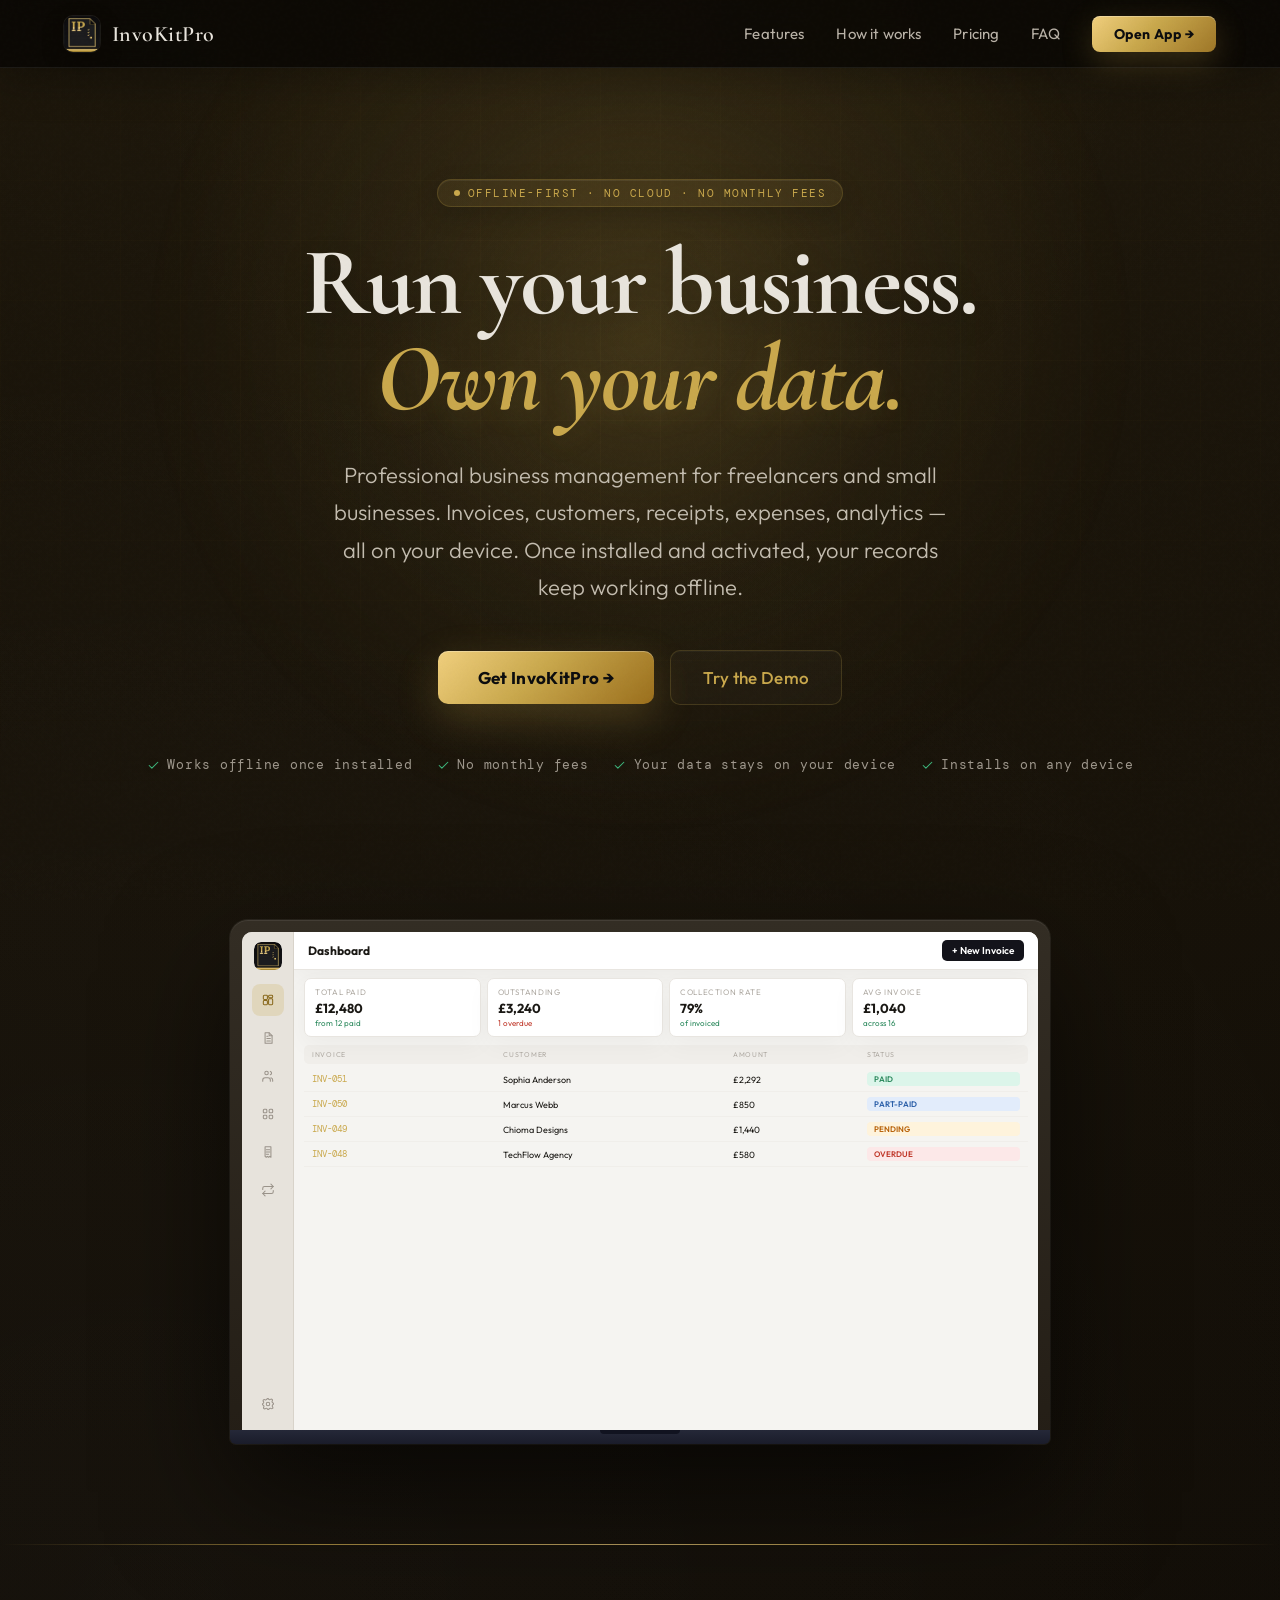
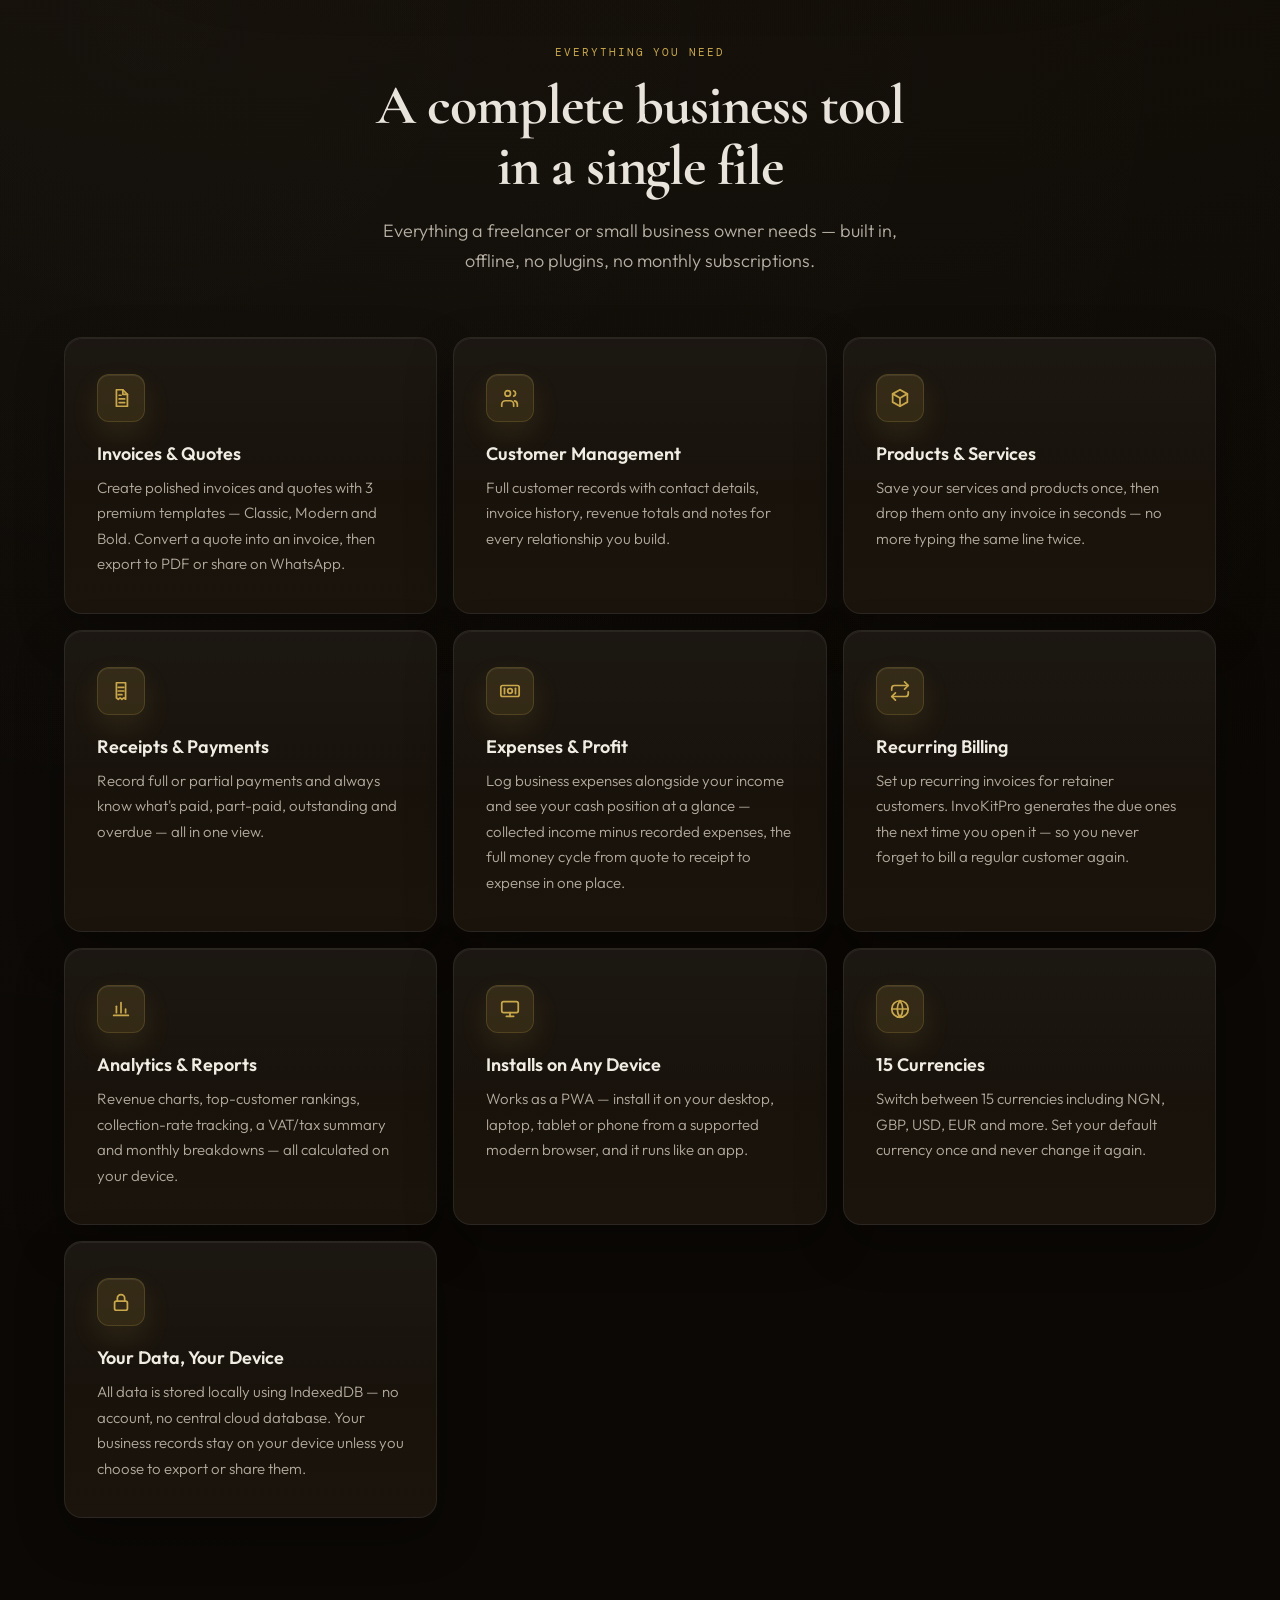
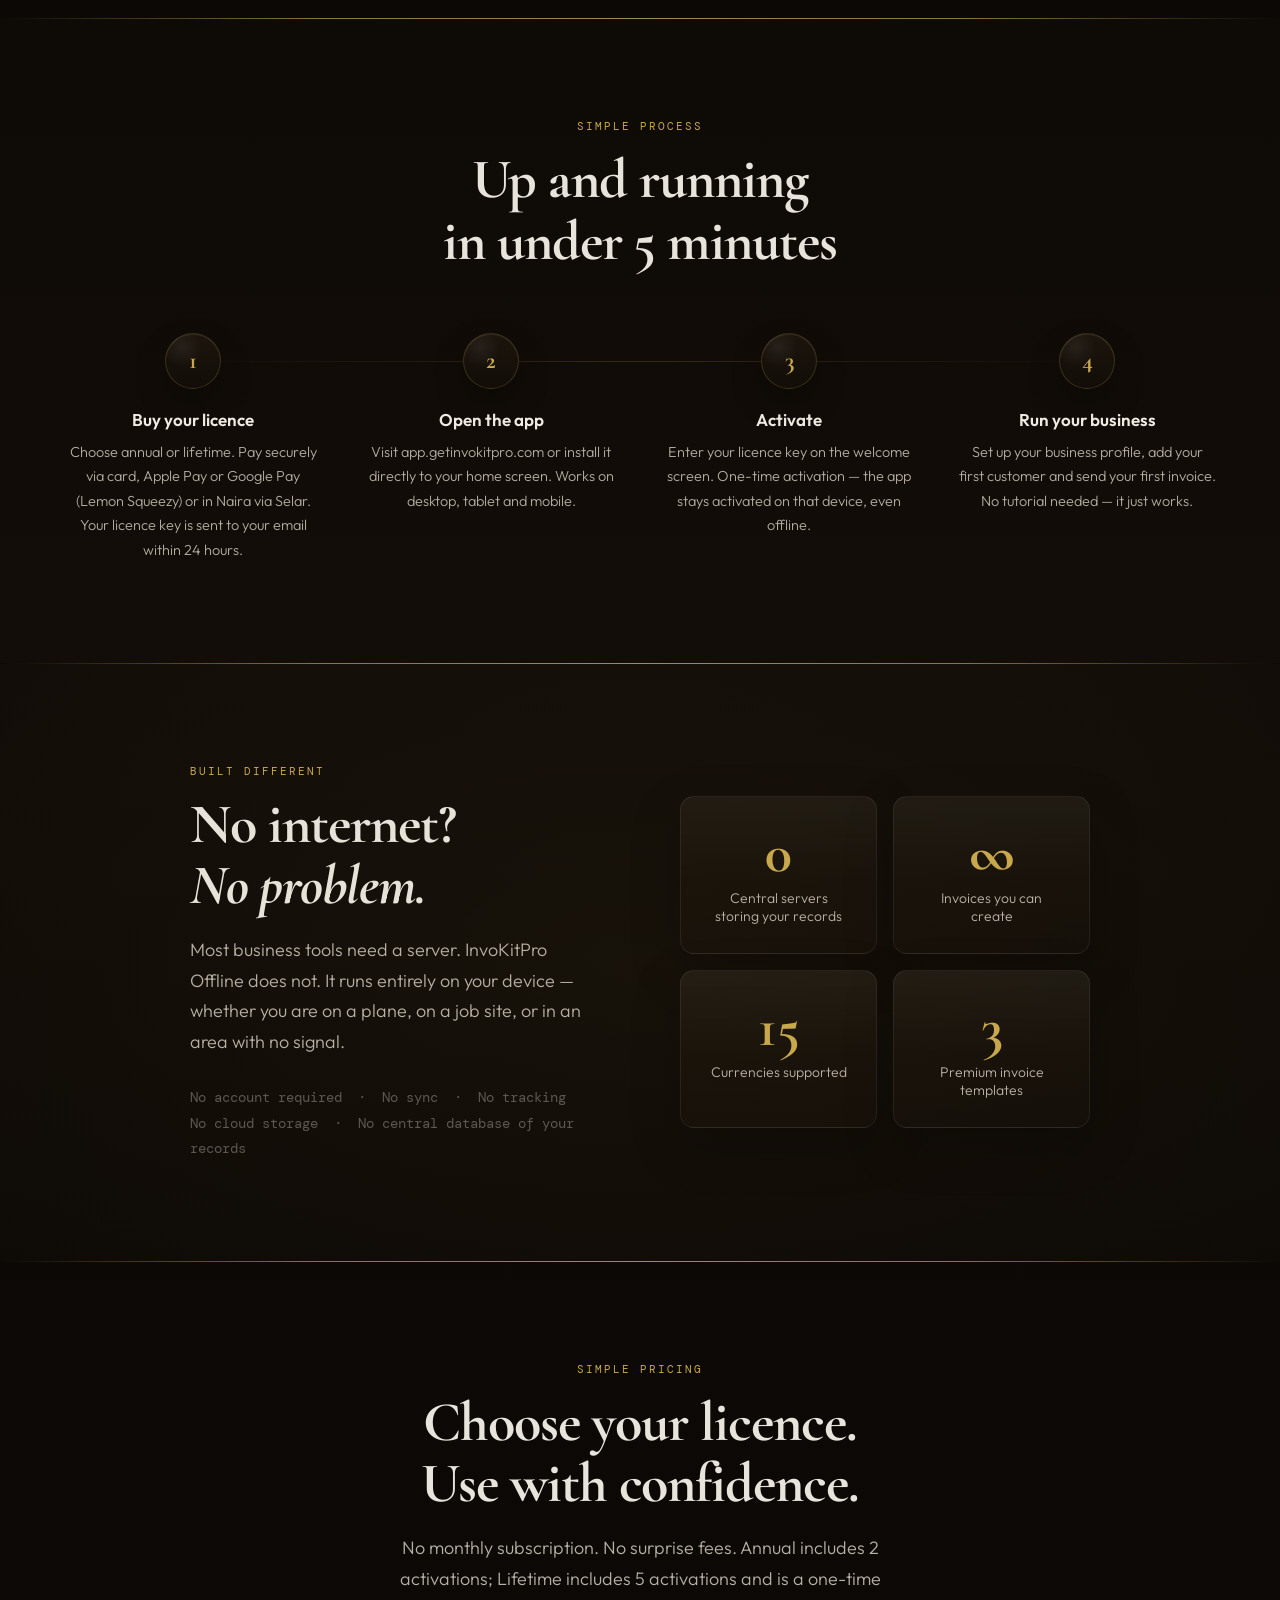
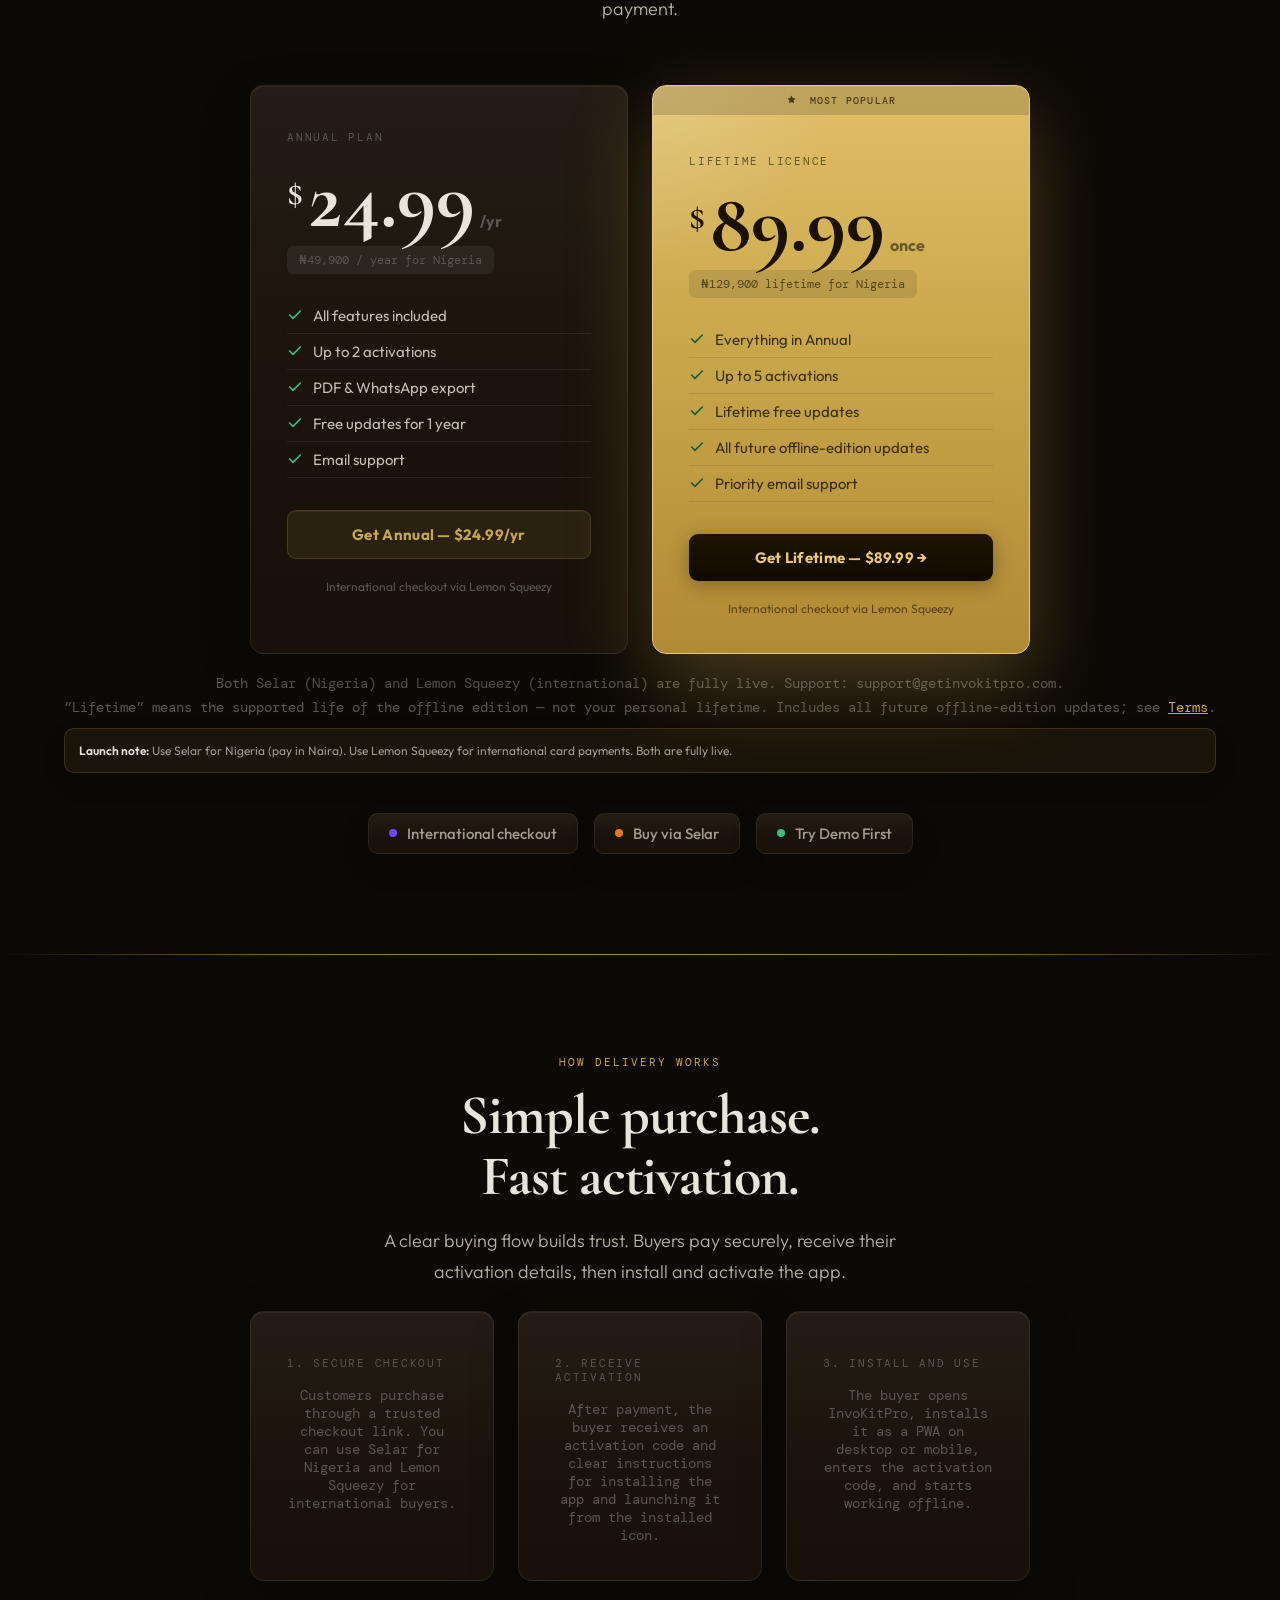
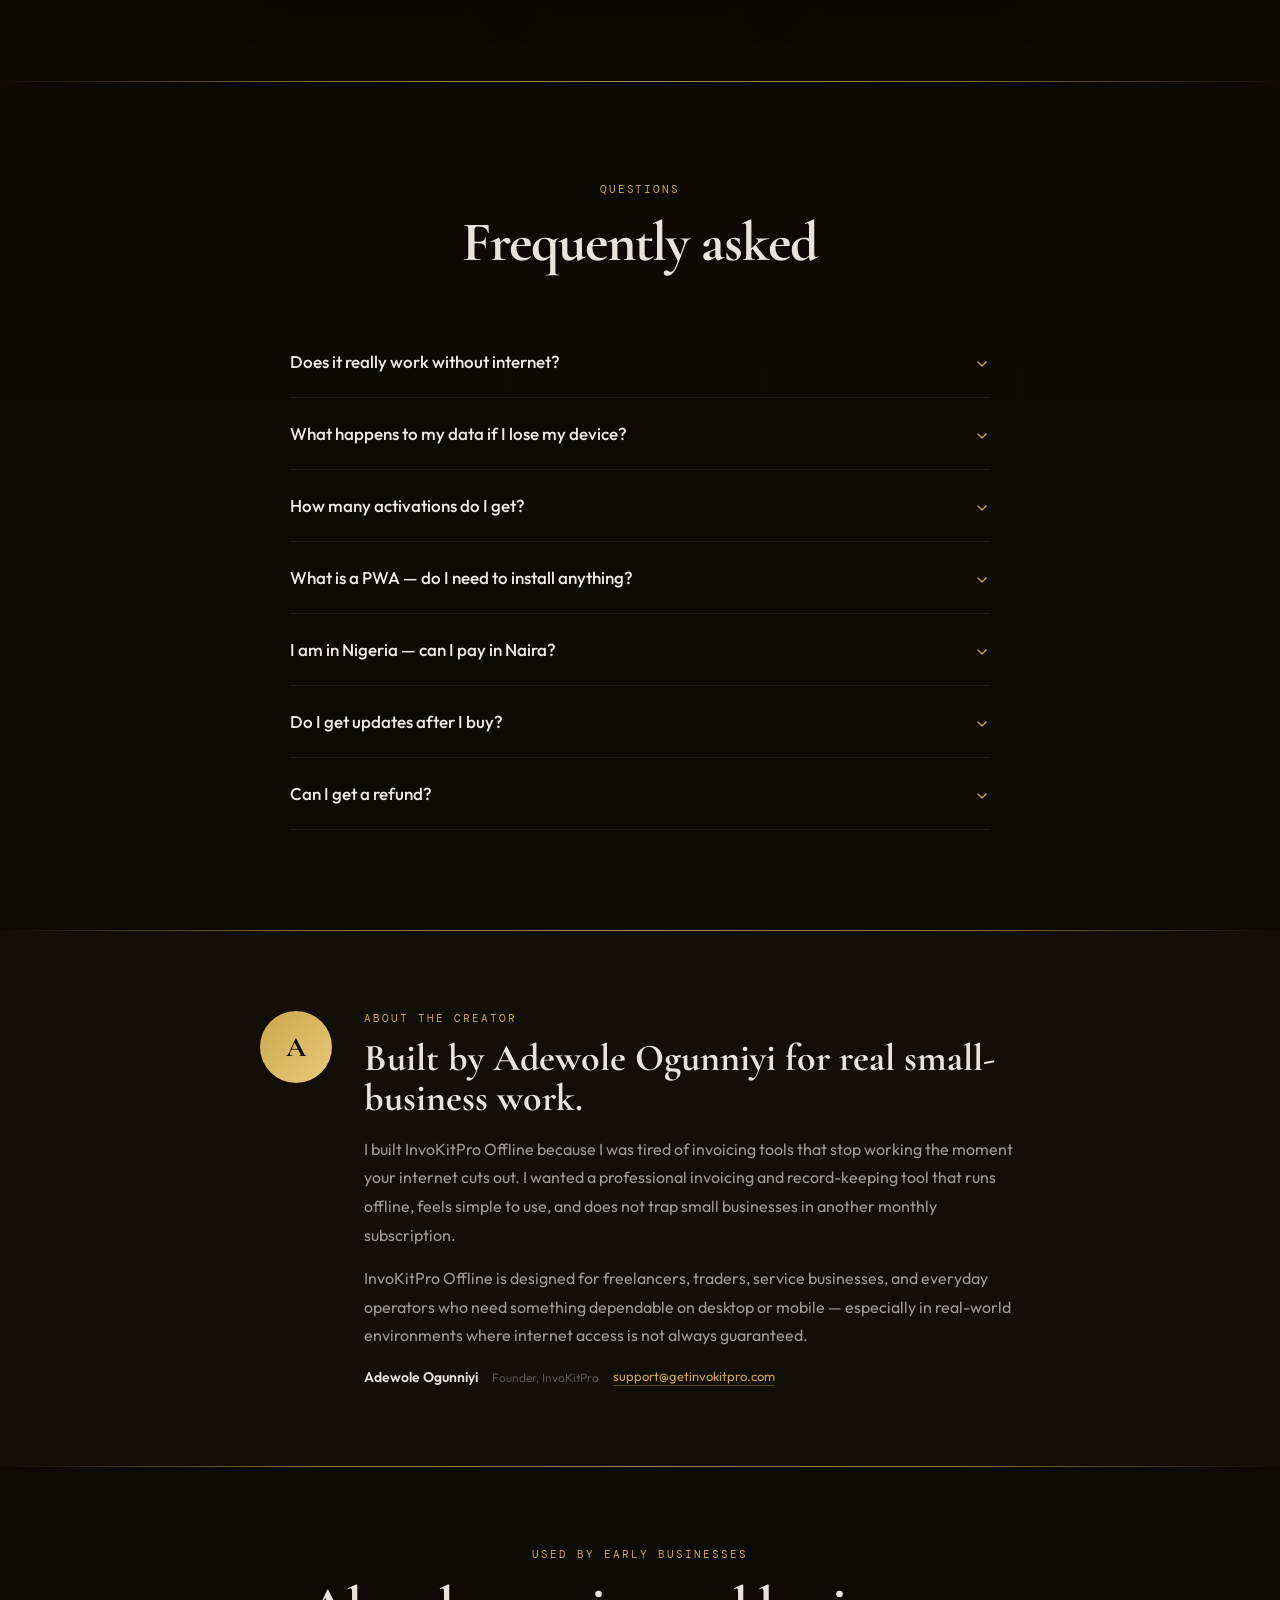
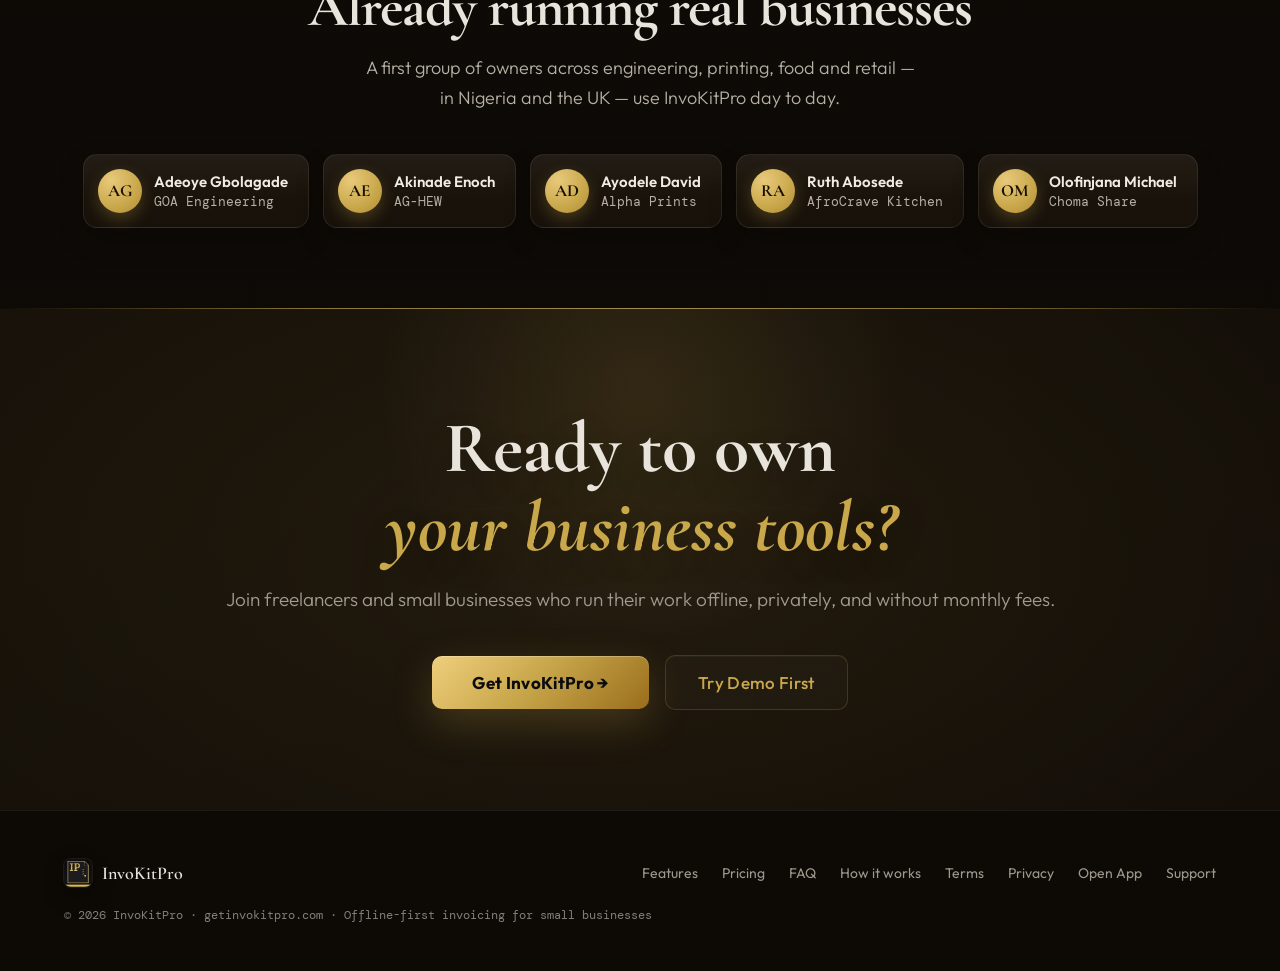
<file: index.html>
<!DOCTYPE html>
<html lang="en">
<head>
<meta charset="UTF-8">
<meta name="viewport" content="width=device-width, initial-scale=1.0">
<title>InvoKitPro Offline — Run your business. Own your data.</title>
<meta name="description" content="Professional offline business management for freelancers and small businesses. Invoices, customers, receipts, expenses, analytics — works offline, no monthly subscription, no central cloud database.">
<link rel="icon" href="[data-uri]" type="image/png">
<link rel="preconnect" href="https://fonts.googleapis.com">
<link href="https://fonts.googleapis.com/css2?family=Cormorant+Garamond:ital,wght@0,400;0,600;0,700;1,400;1,600&family=Outfit:wght@300;400;500;600;700&family=DM+Mono:wght@400;500&display=swap" rel="stylesheet">
<style>
/* ── RESET & BASE ── */
*,*::before,*::after{margin:0;padding:0;box-sizing:border-box;}
html{font-size:16px;scroll-behavior:smooth;}
body{
  font-family:'Outfit',sans-serif;
  background:#0c0d14;
  color:#e8e4dc;
  overflow-x:hidden;
  -webkit-font-smoothing:antialiased;
}

/* ── CSS VARIABLES ── */
:root{
  --gold:#c9a84c;
  --gold2:#e8c97a;
  --gold-dim:rgba(201,168,76,0.14);
  --gold-glow:rgba(201,168,76,0.34);
  --navy:#0b0805;
  --navy2:#130e08;
  --navy3:#18120a;
  --surface:#1c150c;
  --surface2:#241b10;
  --border:rgba(255,255,255,0.07);
  --border2:rgba(201,168,76,0.2);
  --text:#e8e4dc;
  --text2:#a09a90;
  --text3:#5a5650;
  --green:#3dba7e;
  --green-dim:rgba(61,186,126,0.12);
  --radius:14px;
  --tr:0.25s cubic-bezier(0.4,0,0.2,1);
}

/* ── SCROLLBAR ── */
::-webkit-scrollbar{width:5px;}
::-webkit-scrollbar-track{background:transparent;}
::-webkit-scrollbar-thumb{background:var(--surface2);border-radius:5px;}

/* ── NOISE TEXTURE OVERLAY ── */
body::before{
  content:'';
  position:fixed;inset:0;
  background-image:url("data:image/svg+xml,%3Csvg viewBox='0 0 256 256' xmlns='http://www.w3.org/2000/svg'%3E%3Cfilter id='noise'%3E%3CfeTurbulence type='fractalNoise' baseFrequency='0.9' numOctaves='4' stitchTiles='stitch'/%3E%3C/filter%3E%3Crect width='100%25' height='100%25' filter='url(%23noise)' opacity='0.04'/%3E%3C/svg%3E");
  pointer-events:none;z-index:9999;opacity:0.35;
}

/* ── TYPOGRAPHY ── */
.serif{font-family:'Cormorant Garamond',serif;}
.mono{font-family:'DM Mono',monospace;}

/* ── ANIMATIONS ── */
@keyframes fadeUp{from{opacity:0;transform:translateY(28px);}to{opacity:1;transform:none;}}
@keyframes fadeIn{from{opacity:0;}to{opacity:1;}}
@keyframes shimmer{0%,100%{opacity:0.6;}50%{opacity:1;}}
@keyframes float{0%,100%{transform:translateY(0);}50%{transform:translateY(-10px);}}
@keyframes goldPulse{0%,100%{box-shadow:0 0 0 0 var(--gold-glow);}50%{box-shadow:0 0 32px 8px var(--gold-glow);}}

.reveal{opacity:1;transform:none;transition:opacity 0.7s ease,transform 0.7s ease;}
.reveal.visible{opacity:1;transform:none;}

/* ── NAV ── */
nav{
  position:fixed;top:0;left:0;right:0;z-index:100;
  padding:0 5%;
  display:flex;align-items:center;justify-content:space-between;
  height:68px;
  background:rgba(12,13,20,0.85);
  backdrop-filter:blur(20px);
  border-bottom:1px solid var(--border);
  transition:background var(--tr);
}
.nav-logo{display:flex;align-items:center;gap:12px;text-decoration:none;}
.nav-logo img{width:36px;height:36px;border-radius:9px;}
.nav-logo-text{font-family:'Cormorant Garamond',serif;font-size:22px;font-weight:600;color:var(--text);letter-spacing:0.02em;}
.nav-links{display:flex;align-items:center;gap:32px;}
.nav-link{color:var(--text2);text-decoration:none;font-size:14px;font-weight:400;transition:color var(--tr);letter-spacing:0.01em;}
.nav-link:hover{color:var(--text);}
.nav-cta{
  padding:9px 22px;border-radius:8px;
  background:linear-gradient(135deg,var(--gold),#a07828);
  color:#0c0c0e;font-size:13px;font-weight:700;
  text-decoration:none;letter-spacing:0.03em;
  transition:transform var(--tr),box-shadow var(--tr);
  box-shadow:0 4px 20px var(--gold-glow);
}
.nav-cta:hover{transform:translateY(-1px);box-shadow:0 6px 28px var(--gold-glow);}
.nav-mobile-cta{display:none;}

/* ── HERO ── */
.hero{
  min-height:100vh;
  display:flex;flex-direction:column;align-items:center;justify-content:center;
  text-align:center;
  padding:120px 5% 80px;
  position:relative;overflow:hidden;
}
.hero-glow{
  position:absolute;top:-20%;left:50%;transform:translateX(-50%);
  width:900px;height:900px;
  background:radial-gradient(ellipse at center,rgba(201,168,76,0.08) 0%,transparent 65%);
  pointer-events:none;
}
.hero-grid{
  position:absolute;inset:0;
  background-image:
    linear-gradient(rgba(201,168,76,0.04) 1px,transparent 1px),
    linear-gradient(90deg,rgba(201,168,76,0.04) 1px,transparent 1px);
  background-size:60px 60px;
  mask-image:radial-gradient(ellipse 80% 60% at 50% 40%,black,transparent);
  pointer-events:none;
}
.hero-eyebrow{
  display:inline-flex;align-items:center;gap:8px;
  padding:6px 16px;border-radius:20px;
  background:var(--gold-dim);border:1px solid var(--border2);
  font-family:'DM Mono',monospace;font-size:11px;color:var(--gold);
  letter-spacing:0.14em;text-transform:uppercase;
  margin-bottom:28px;
  animation:fadeUp 0.8s ease both;
}
.hero-eyebrow-dot{width:6px;height:6px;border-radius:50%;background:var(--gold);animation:shimmer 2s ease infinite;}
.hero-title{
  font-family:'Cormorant Garamond',serif;
  font-size:clamp(52px,8vw,96px);
  font-weight:700;
  line-height:1.0;
  letter-spacing:-0.02em;
  margin-bottom:12px;
  animation:fadeUp 0.8s 0.1s ease both;
}
.hero-title .line1{display:block;color:var(--text);}
.hero-title .line2{display:block;color:var(--gold);font-style:italic;}
.hero-sub{
  font-size:clamp(16px,2vw,20px);
  color:var(--text2);
  max-width:560px;
  line-height:1.7;
  margin:18px auto 44px;
  font-weight:300;
  animation:fadeUp 0.8s 0.2s ease both;
}
.hero-cta-row{
  display:flex;align-items:center;gap:16px;justify-content:center;flex-wrap:wrap;
  animation:fadeUp 0.8s 0.3s ease both;
}
.btn-hero{
  padding:16px 40px;border-radius:10px;
  background:linear-gradient(135deg,var(--gold),#9a6e1c);
  color:#0c0c0e;font-family:'Outfit',sans-serif;font-size:16px;font-weight:700;
  text-decoration:none;letter-spacing:0.02em;
  box-shadow:0 8px 36px var(--gold-glow);
  transition:transform var(--tr),box-shadow var(--tr);
  animation:goldPulse 3s ease infinite;
}
.btn-hero:hover{transform:translateY(-2px);box-shadow:0 12px 48px rgba(201,168,76,0.4);}
.btn-ghost{
  padding:16px 32px;border-radius:10px;
  border:1px solid var(--border2);color:var(--gold);
  font-family:'Outfit',sans-serif;font-size:16px;font-weight:500;
  text-decoration:none;letter-spacing:0.02em;
  transition:all var(--tr);
  background:transparent;
}
.btn-ghost:hover{background:var(--gold-dim);border-color:var(--gold);}
.hero-trust{
  display:flex;align-items:center;gap:20px;justify-content:center;flex-wrap:wrap;
  margin-top:52px;
  animation:fadeUp 0.8s 0.4s ease both;
}
.trust-item{
  display:flex;align-items:center;gap:7px;
  font-family:'DM Mono',monospace;font-size:11.5px;color:var(--text3);
  letter-spacing:0.06em;
}
.trust-icon{color:var(--green);font-size:13px;}

/* ── DEVICE MOCKUP ── */
.mockup-section{
  padding:40px 5% 100px;
  display:flex;justify-content:center;
  position:relative;
}
.mockup-glow{
  position:absolute;top:0;left:50%;transform:translateX(-50%);
  width:800px;height:400px;
  background:radial-gradient(ellipse,rgba(201,168,76,0.06) 0%,transparent 70%);
  pointer-events:none;
}
.device-laptop{
  width:min(820px,90vw);
  background:linear-gradient(180deg,#2a2d3a 0%,#1e2030 100%);
  border-radius:18px 18px 6px 6px;
  padding:12px 12px 0;
  box-shadow:0 40px 100px rgba(0,0,0,0.7),0 0 0 1px rgba(255,255,255,0.06);
  animation:float 6s ease infinite;
  position:relative;
}
.device-screen{
  background:#f5f4f1;
  border-radius:10px 10px 0 0;
  overflow:hidden;
  aspect-ratio:16/10;
}
.device-base{
  height:14px;
  background:linear-gradient(180deg,#252838,#1a1c2a);
  border-radius:0 0 6px 6px;
  margin:0 -12px;
}
.device-base::after{
  content:'';display:block;
  width:80px;height:4px;
  background:#111320;border-radius:0 0 4px 4px;
  margin:0 auto;
}

/* App UI inside screen */
.screen-ui{display:flex;height:100%;font-family:'Outfit',sans-serif;}
.screen-sidebar{
  width:52px;background:#e7e3dc;
  border-right:1px solid #d8d3ca;
  display:flex;flex-direction:column;align-items:center;
  padding:10px 0;gap:6px;flex-shrink:0;
}
.ss-icon{width:32px;height:32px;border-radius:8px;display:flex;align-items:center;justify-content:center;font-size:13px;color:#9a938a;}
.ss-icon.active{background:rgba(201,168,76,0.22);color:#8a6a1e;}
.screen-main{flex:1;background:#f5f4f1;overflow:hidden;}
.screen-topbar{
  padding:8px 14px;background:#fff;
  border-bottom:1px solid #e8e5e0;
  display:flex;align-items:center;justify-content:space-between;
}
.screen-page-title{font-size:12px;font-weight:700;color:#1a1814;}
.screen-btn{
  padding:4px 10px;border-radius:5px;
  background:#13131a;color:#fff;font-size:10px;font-weight:600;
}
.screen-stats{
  display:grid;grid-template-columns:repeat(4,1fr);gap:6px;
  padding:8px 10px;
}
.stat-box{
  background:#fff;border:1px solid #e8e5e0;
  border-radius:7px;padding:8px 10px;
}
.stat-box-label{font-size:8px;color:#b0aba4;text-transform:uppercase;letter-spacing:0.08em;margin-bottom:3px;}
.stat-box-val{font-size:13px;font-weight:700;color:#1a1814;}
.stat-box-change{font-size:8px;margin-top:2px;}
.stat-box-change.up{color:#2d8a5e;}
.stat-box-change.dn{color:#c0392b;}
.screen-table-wrap{padding:0 10px 8px;}
.screen-table-head{
  display:grid;grid-template-columns:1fr 1.2fr 0.7fr 0.8fr;
  padding:5px 8px;background:#f0eeea;border-radius:5px;
  font-size:7px;color:#b0aba4;letter-spacing:0.1em;text-transform:uppercase;
  margin-bottom:3px;
}
.screen-table-row{
  display:grid;grid-template-columns:1fr 1.2fr 0.7fr 0.8fr;
  padding:5px 8px;border-bottom:1px solid #f0eeea;
  font-size:9px;color:#1a1814;align-items:center;
}
.screen-inv-id{font-family:'DM Mono',monospace;color:#c9a84c;font-size:9px;}
.screen-pill{
  display:inline-block;padding:2px 7px;border-radius:4px;
  font-size:8px;font-weight:600;
}
.pill-paid{background:#dcf5ea;color:#2d8a5e;}
.pill-pending{background:#fef3dc;color:#b8620a;}
.pill-overdue{background:#fce8e8;color:#c0392b;}
.pill-partial{background:#e2ecfb;color:#2b5fa8;}

/* ── SECTION SHARED ── */
section{padding:100px 5%;}
.section-eyebrow{
  font-family:'DM Mono',monospace;font-size:11px;
  color:var(--gold);letter-spacing:0.18em;text-transform:uppercase;
  margin-bottom:16px;
}
.section-title{
  font-family:'Cormorant Garamond',serif;
  font-size:clamp(36px,5vw,56px);
  font-weight:700;line-height:1.1;
  margin-bottom:18px;
}
.section-sub{
  font-size:17px;color:var(--text2);
  max-width:560px;line-height:1.7;font-weight:300;
}
.container{max-width:1160px;margin:0 auto;}
.text-center{text-align:center;}
.text-center .section-sub{margin-left:auto;margin-right:auto;}

/* ── FEATURES GRID ── */
.features-grid{
  display:grid;
  grid-template-columns:repeat(auto-fit,minmax(300px,1fr));
  gap:2px;
  margin-top:60px;
  border:1px solid var(--border);
  border-radius:var(--radius);
  overflow:hidden;
}
.feature-card{
  padding:36px 32px;
  background:var(--navy2);
  transition:background var(--tr);
  position:relative;overflow:hidden;
}
.feature-card::before{
  content:'';position:absolute;top:0;left:0;right:0;height:2px;
  background:linear-gradient(90deg,transparent,var(--gold),transparent);
  opacity:0;transition:opacity var(--tr);
}
.feature-card:hover{background:var(--surface);}
.feature-card:hover::before{opacity:1;}
.feature-icon{
  width:48px;height:48px;border-radius:12px;
  background:var(--gold-dim);border:1px solid var(--border2);
  display:flex;align-items:center;justify-content:center;
  font-size:22px;margin-bottom:20px;
}
.feature-title{
  font-size:17px;font-weight:600;color:var(--text);
  margin-bottom:10px;
}
.feature-desc{
  font-size:14px;color:var(--text2);line-height:1.7;font-weight:300;
}

/* ── HOW IT WORKS ── */
.how-section{background:var(--navy2);}
.steps{
  display:grid;grid-template-columns:repeat(auto-fit,minmax(220px,1fr));
  gap:40px;margin-top:60px;position:relative;
}
.steps::before{
  content:'';position:absolute;top:28px;left:10%;right:10%;height:1px;
  background:linear-gradient(90deg,transparent,var(--border2),transparent);
}
.step{text-align:center;position:relative;}
.step-num{
  width:56px;height:56px;border-radius:50%;
  background:var(--navy3);border:1px solid var(--border2);
  display:flex;align-items:center;justify-content:center;
  margin:0 auto 20px;
  font-family:'Cormorant Garamond',serif;font-size:24px;font-weight:700;
  color:var(--gold);position:relative;z-index:1;
}
.step-title{font-size:16px;font-weight:600;color:var(--text);margin-bottom:10px;}
.step-desc{font-size:13.5px;color:var(--text2);line-height:1.7;font-weight:300;}

/* ── PRICING ── */
.pricing-grid{
  display:grid;
  grid-template-columns:1fr 1fr;
  gap:24px;
  max-width:780px;
  margin:60px auto 0;
}
.pricing-card{
  border-radius:var(--radius);
  padding:36px;
  background:var(--surface);
  border:1px solid var(--border);
  position:relative;overflow:hidden;
  transition:transform var(--tr),box-shadow var(--tr);
}
.pricing-card:hover{transform:translateY(-4px);box-shadow:0 20px 60px rgba(0,0,0,0.4);}
.pricing-card.featured{
  background:var(--gold);
  border-color:var(--gold2);
}
.pricing-card.featured:hover{box-shadow:0 20px 60px var(--gold-glow);}
.best-value-tag{
  position:absolute;top:0;left:0;right:0;
  padding:8px;text-align:center;
  background:rgba(0,0,0,0.15);
  font-family:'DM Mono',monospace;font-size:10px;
  font-weight:500;letter-spacing:0.12em;text-transform:uppercase;
  color:rgba(20,15,5,0.7);
}
.pricing-plan{
  font-family:'DM Mono',monospace;font-size:11px;
  letter-spacing:0.16em;text-transform:uppercase;
  color:var(--text3);margin-bottom:16px;margin-top:8px;
}
.pricing-card.featured .pricing-plan{color:rgba(20,15,5,0.6);}
.pricing-amount{
  font-family:'Cormorant Garamond',serif;
  font-size:84px;font-weight:700;line-height:0.95;
  color:var(--text);
  display:flex;align-items:flex-start;gap:5px;
}
.pricing-card.featured .pricing-amount{color:#1a1000;}
.pricing-currency{font-size:38px;margin-top:14px;font-weight:600;}
.pricing-period{
  font-family:'Outfit',sans-serif;font-size:16px;
  color:var(--text3);margin-top:14px;align-self:flex-end;margin-bottom:10px;
}
.pricing-card.featured .pricing-period{color:rgba(20,15,5,0.55);}
.pricing-ngn{
  font-family:'DM Mono',monospace;font-size:12px;
  color:var(--text3);margin-bottom:24px;margin-top:6px;
  padding:6px 12px;background:rgba(255,255,255,0.06);
  border-radius:6px;display:inline-block;
}
.pricing-card.featured .pricing-ngn{
  background:rgba(0,0,0,0.1);color:rgba(20,15,5,0.6);
}
.pricing-features{list-style:none;margin-bottom:32px;}
.pricing-features li{
  padding:8px 0;
  font-size:14px;color:var(--text2);
  border-bottom:1px solid var(--border);
  display:flex;align-items:center;gap:10px;
}
.pricing-card.featured .pricing-features li{
  color:rgba(20,15,5,0.75);border-color:rgba(0,0,0,0.1);
}
.pricing-features li::before{
  content:'✓';color:var(--green);font-weight:700;flex-shrink:0;
}
.pricing-card.featured .pricing-features li::before{color:#1a5c3a;}
.pricing-btn{
  display:block;width:100%;padding:14px;border-radius:9px;
  text-align:center;font-family:'Outfit',sans-serif;
  font-size:15px;font-weight:700;text-decoration:none;
  transition:all var(--tr);letter-spacing:0.02em;
}
.pricing-btn-light{
  background:var(--gold-dim);border:1px solid var(--border2);
  color:var(--gold);
}
.pricing-btn-light:hover{background:rgba(201,168,76,0.2);}
.pricing-btn-dark{
  background:#1a1000;color:var(--gold2);
  box-shadow:0 4px 20px rgba(0,0,0,0.3);
}
.pricing-btn-dark:hover{background:#0d0900;box-shadow:0 6px 28px rgba(0,0,0,0.4);}
.pricing-note{
  text-align:center;margin-top:20px;
  font-size:13px;color:var(--text3);
  font-family:'DM Mono',monospace;
}

/* ── OFFLINE BADGE ── */
.offline-section{
  padding:100px 5%;
  background:var(--navy3);
  position:relative;overflow:hidden;
}
.offline-section::before{
  content:'';position:absolute;inset:0;
  background:radial-gradient(ellipse 70% 80% at 50% 50%,rgba(201,168,76,0.04),transparent);
}
.offline-inner{
  max-width:900px;margin:0 auto;
  display:grid;grid-template-columns:1fr 1fr;
  gap:80px;align-items:center;
}
.offline-stat{
  text-align:center;padding:28px;
  background:var(--navy2);border:1px solid var(--border);
  border-radius:var(--radius);
}
.offline-stat-num{
  font-family:'Cormorant Garamond',serif;
  font-size:56px;font-weight:700;color:var(--gold);
  line-height:1;margin-bottom:8px;
}
.offline-stat-label{font-size:14px;color:var(--text2);font-weight:300;}
.offline-stats-grid{
  display:grid;grid-template-columns:1fr 1fr;gap:16px;
}

/* ── PLATFORMS ── */
.platforms{
  display:flex;align-items:center;justify-content:center;
  gap:16px;flex-wrap:wrap;margin-top:40px;
}
.platform-badge{
  display:flex;align-items:center;gap:10px;
  padding:10px 20px;border-radius:10px;
  background:var(--surface);border:1px solid var(--border);
  font-size:14px;color:var(--text2);font-weight:500;
  transition:all var(--tr);text-decoration:none;
}
.platform-badge:hover{border-color:var(--border2);color:var(--text);}
.platform-dot{width:8px;height:8px;border-radius:50%;}

/* ── FAQ ── */
.faq-list{max-width:700px;margin:60px auto 0;}
.faq-item{
  border-bottom:1px solid var(--border);
  padding:20px 0;cursor:pointer;
}
.faq-question{
  font-size:16px;font-weight:500;color:var(--text);
  display:flex;justify-content:space-between;align-items:center;
  gap:20px;
}
.faq-arrow{color:var(--gold);font-size:18px;transition:transform var(--tr);flex-shrink:0;}
.faq-item.open .faq-arrow{transform:rotate(45deg);}
.faq-answer{
  font-size:14.5px;color:var(--text2);line-height:1.8;
  font-weight:300;max-height:0;overflow:hidden;
  transition:max-height 0.3s ease,padding 0.3s ease;
}
.faq-item.open .faq-answer{max-height:200px;padding-top:14px;}

/* ── CTA BANNER ── */
.cta-banner{
  padding:100px 5%;text-align:center;
  background:linear-gradient(135deg,var(--navy3) 0%,var(--navy2) 100%);
  position:relative;overflow:hidden;
}
.cta-banner::before{
  content:'';position:absolute;inset:0;
  background:radial-gradient(ellipse 60% 80% at 50% 50%,rgba(201,168,76,0.07),transparent);
}
.cta-banner-title{
  font-family:'Cormorant Garamond',serif;
  font-size:clamp(40px,6vw,72px);
  font-weight:700;line-height:1.1;
  margin-bottom:20px;position:relative;
}
.cta-banner-sub{
  font-size:18px;color:var(--text2);margin-bottom:44px;
  font-weight:300;position:relative;
}

/* ── FOOTER ── */
footer{
  padding:48px 5%;
  border-top:1px solid var(--border);
  display:flex;align-items:center;justify-content:space-between;
  flex-wrap:wrap;gap:20px;
}
.footer-brand{display:flex;align-items:center;gap:10px;text-decoration:none;}
.footer-brand img{width:28px;height:28px;border-radius:7px;}
.footer-brand-text{font-family:'Cormorant Garamond',serif;font-size:18px;color:var(--text);font-weight:600;}
.footer-links{display:flex;gap:24px;flex-wrap:wrap;}
.footer-link{font-size:13px;color:var(--text3);text-decoration:none;transition:color var(--tr);}
.footer-link:hover{color:var(--text);}
.footer-copy{font-family:'DM Mono',monospace;font-size:11px;color:var(--text3);}

/* ── GOLD DIVIDER ── */
.gold-line{
  height:1px;
  background:linear-gradient(90deg,transparent,var(--gold),var(--gold2),var(--gold),transparent);
  opacity:0.5;margin:0;
}

/* ── RESPONSIVE ── */
@media(max-width:768px){
  .nav-links{display:none;}
  .nav-mobile-cta{display:block;}
  nav{padding:0 5%;}
  .pricing-grid{grid-template-columns:1fr;}
  #delivery .pricing-grid{grid-template-columns:1fr !important;}
  .offline-inner{grid-template-columns:1fr;}
  .steps::before{display:none;}
  footer{flex-direction:column;text-align:center;}
  .footer-links{justify-content:center;}
  .device-laptop{display:none;}
  .mockup-section{display:none;}
}


/* ── INLINE SVG ICONS ── */
.icon-svg{width:1em;height:1em;display:inline-block;vertical-align:middle;fill:none;stroke:currentColor;stroke-width:1.9;stroke-linecap:round;stroke-linejoin:round;flex-shrink:0;}
.trust-icon{display:inline-flex;align-items:center;justify-content:center;color:var(--green);width:14px;height:14px;}
.feature-icon{color:var(--gold);}
.feature-icon .icon-svg{width:22px;height:22px;}
.ss-icon .icon-svg{width:14px;height:14px;stroke-width:1.8;}
.faq-arrow .icon-svg{width:16px;height:16px;stroke-width:2.1;transition:transform var(--tr);}
.faq-item.open .faq-arrow .icon-svg{transform:rotate(180deg);}
.best-value-tag svg{width:11px;height:11px;vertical-align:-1px;margin-right:6px;fill:currentColor;stroke:none;}
.pricing-features li::before{content:'';width:16px;height:16px;display:inline-block;flex-shrink:0;background:no-repeat center/16px 16px url("data:image/svg+xml,%3Csvg xmlns='http://www.w3.org/2000/svg' viewBox='0 0 24 24' fill='none' stroke='%233dba7e' stroke-width='2.5' stroke-linecap='round' stroke-linejoin='round'%3E%3Cpath d='M20 6 9 17l-5-5'/%3E%3C/svg%3E");}
.pricing-card.featured .pricing-features li::before{background-image:url("data:image/svg+xml,%3Csvg xmlns='http://www.w3.org/2000/svg' viewBox='0 0 24 24' fill='none' stroke='%231a5c3a' stroke-width='2.5' stroke-linecap='round' stroke-linejoin='round'%3E%3Cpath d='M20 6 9 17l-5-5'/%3E%3C/svg%3E");}
.launch-note{margin-top:12px;padding:12px 14px;border-radius:10px;border:1px solid var(--border2);background:rgba(201,168,76,0.08);font-size:12px;line-height:1.6;color:var(--text2);}
.launch-note strong{color:var(--text);font-weight:600;}
.pricing-subtle-link{display:inline-block;margin-top:10px;font-size:12px;color:var(--text3);text-decoration:none;}
.pricing-subtle-link:hover{color:var(--text);}
.pricing-card.featured .pricing-subtle-link{color:rgba(20,15,5,0.58);}
.pricing-card.featured .pricing-subtle-link:hover{color:#1a1000;}
@media(max-width:768px){
  .launch-note{text-align:left;}
}


/* ── READABILITY BUMP ── */
body{font-size:17px;}
.nav-link{font-size:15px;}
.nav-cta,.nav-mobile-cta{font-size:14px;}
.hero-sub{font-size:clamp(17px,2.2vw,22px);}
.btn-hero,.btn-ghost{font-size:17px;}
.trust-item{font-size:12.5px;}
.section-sub{font-size:18px;}
.feature-title{font-size:18px;}
.feature-desc{font-size:15px;}
.step-title{font-size:17px;}
.step-desc{font-size:14.5px;}
.pricing-features li{font-size:15px;}
.pricing-note{font-size:14px;}
.platform-badge{font-size:15px;}
.faq-question{font-size:17px;}
.faq-answer{font-size:15.5px;}
.cta-banner-sub{font-size:19px;}
.footer-link{font-size:14px;}
.footer-copy{font-size:12px;}

@media(max-width:768px){
  body{font-size:18px;}
  .nav-logo-text{font-size:23px;}
  .hero-sub{font-size:19px;line-height:1.75;}
  .btn-hero,.btn-ghost{font-size:17px;padding:16px 28px;}
  .trust-item{font-size:13px;}
  .section-sub{font-size:18px;line-height:1.75;}
  .feature-title{font-size:18px;}
  .feature-desc{font-size:15.5px;line-height:1.75;}
  .step-title{font-size:17px;}
  .step-desc{font-size:15px;line-height:1.75;}
  .pricing-plan{font-size:12px;}
  .pricing-ngn{font-size:13px;}
  .pricing-features li{font-size:15px;line-height:1.65;}
  .pricing-note{font-size:14px;line-height:1.6;}
  .platform-badge{font-size:15px;}
  .faq-question{font-size:17px;line-height:1.5;}
  .faq-answer{font-size:15.5px;line-height:1.85;}
  .launch-note{font-size:13px;line-height:1.7;}
  .cta-banner-sub{font-size:18px;line-height:1.7;}
  .footer-link{font-size:14px;}
}


/* ── SAFE UI POLISH LAYER ── */
:root{
  --shadow-soft:0 18px 48px rgba(0,0,0,0.28);
  --shadow-deep:0 28px 90px rgba(0,0,0,0.48);
  --glass:rgba(255,255,255,0.035);
  --glass2:rgba(255,255,255,0.055);
}

body{
  background:
    radial-gradient(circle at 50% -10%, rgba(201,168,76,0.16), transparent 34%),
    radial-gradient(circle at 12% 18%, rgba(255,255,255,0.022), transparent 18%),
    linear-gradient(180deg,#080503 0%, #0b0805 28%, #0e0a06 100%);
  color:var(--text);
}

nav{
  background:rgba(10,7,4,0.82);
  border-bottom:1px solid rgba(255,255,255,0.08);
  box-shadow:0 12px 40px rgba(0,0,0,0.28);
}
.nav-logo img,
.footer-brand img{
  box-shadow:0 8px 22px rgba(0,0,0,0.28), 0 0 0 1px rgba(255,255,255,0.08);
}
.nav-link{color:#b9b2a7;}
.nav-link:hover{color:#fff;}
.nav-cta{
  background:linear-gradient(135deg,#f0cf7d 0%, #c9a84c 45%, #9e7627 100%);
  box-shadow:0 10px 32px rgba(201,168,76,0.24), inset 0 1px 0 rgba(255,255,255,0.28);
}
.nav-cta:hover{
  box-shadow:0 14px 38px rgba(201,168,76,0.34), inset 0 1px 0 rgba(255,255,255,0.34);
}

.hero{
  padding-top:132px;
  background:
    radial-gradient(ellipse at center top, rgba(201,168,76,0.07) 0%, transparent 54%);
}
.hero-glow{
  width:1040px;height:1040px;
  background:radial-gradient(ellipse at center, rgba(201,168,76,0.18) 0%, rgba(201,168,76,0.05) 34%, transparent 68%);
  filter:blur(2px);
}
.hero-eyebrow{
  background:rgba(201,168,76,0.10);
  box-shadow:inset 0 1px 0 rgba(255,255,255,0.06), 0 8px 24px rgba(0,0,0,0.16);
}
.hero-title{
  text-shadow:0 10px 30px rgba(0,0,0,0.22);
}
.hero-title .line2{
  text-shadow:0 8px 28px rgba(201,168,76,0.14);
}
.hero-sub{
  color:#c3bcaf;
  max-width:620px;
}
.btn-hero{
  background:linear-gradient(135deg,#f0cf7d 0%, #c9a84c 45%, #9a6e1c 100%);
  box-shadow:0 14px 42px rgba(201,168,76,0.24), inset 0 1px 0 rgba(255,255,255,0.28);
}
.btn-ghost{
  background:rgba(255,255,255,0.02);
  backdrop-filter:blur(8px);
  box-shadow:inset 0 1px 0 rgba(255,255,255,0.03);
}
.btn-ghost:hover{
  background:rgba(201,168,76,0.08);
  box-shadow:0 10px 28px rgba(0,0,0,0.16);
}
.hero-trust{
  gap:24px;
}
.trust-item{
  color:#9f988d;
}
.trust-item .trust-icon{
  filter:drop-shadow(0 0 10px rgba(61,186,126,0.16));
}

.mockup-section{padding-top:20px;}
.device-laptop{
  background:linear-gradient(180deg,#332d24 0%, #241e16 100%);
  box-shadow:0 48px 120px rgba(0,0,0,0.62), 0 0 0 1px rgba(255,255,255,0.08), inset 0 1px 0 rgba(255,255,255,0.08);
}
.device-screen{
  box-shadow:inset 0 0 0 1px rgba(0,0,0,0.12);
}
.screen-topbar,
.stat-box,
.offline-stat{
  box-shadow:0 8px 24px rgba(0,0,0,0.04);
}

.section-title{
  letter-spacing:-0.018em;
}
.section-sub{
  color:#b7b0a5;
}

.features-grid{
  gap:16px;
  border:none;
  overflow:visible;
}
.feature-card{
  border:1px solid rgba(255,255,255,0.07);
  border-radius:18px;
  background:
    linear-gradient(180deg, rgba(255,255,255,0.03), transparent 55%),
    linear-gradient(180deg, #15100a 0%, #1a140c 100%);
  box-shadow:var(--shadow-soft);
}
.feature-card::after{
  content:'';
  position:absolute;inset:0;
  border-radius:18px;
  pointer-events:none;
  box-shadow:inset 0 1px 0 rgba(255,255,255,0.06);
}
.feature-card:hover{
  background:
    linear-gradient(180deg, rgba(255,255,255,0.05), transparent 58%),
    linear-gradient(180deg, #1d160d 0%, #241b10 100%);
  transform:translateY(-3px);
}
.feature-icon{
  box-shadow:0 12px 28px rgba(201,168,76,0.12), inset 0 1px 0 rgba(255,255,255,0.08);
}
.feature-title{color:#f0ece3;}
.feature-desc{color:#b3ac9f;}

.how-section{
  background:
    linear-gradient(180deg, #0e0a06 0%, #120d08 100%);
}
.step-num{
  background:
    radial-gradient(circle at 30% 25%, rgba(255,255,255,0.06), transparent 35%),
    linear-gradient(180deg,#1c150d 0%, #120d08 100%);
  box-shadow:0 14px 32px rgba(0,0,0,0.22), inset 0 1px 0 rgba(255,255,255,0.06);
}
.step-title{color:#f0ece3;}
.step-desc{color:#b3ac9f;}

.offline-section{
  background:
    linear-gradient(180deg,#120d08 0%, #0e0a06 100%);
}
.offline-stat{
  background:
    linear-gradient(180deg, rgba(255,255,255,0.03), transparent 55%),
    linear-gradient(180deg, #17110a 0%, #120d08 100%);
  box-shadow:var(--shadow-soft);
}
.offline-stat-label{color:#b9b2a7;}

.pricing-card{
  background:
    linear-gradient(180deg, rgba(255,255,255,0.035), transparent 58%),
    linear-gradient(180deg, #1c150c 0%, #17110a 100%);
  box-shadow:var(--shadow-soft);
  border:1px solid rgba(255,255,255,0.08);
}
.pricing-card::after{
  content:'';
  position:absolute;inset:0;
  border-radius:var(--radius);
  pointer-events:none;
  box-shadow:inset 0 1px 0 rgba(255,255,255,0.05);
}
.pricing-card.featured{
  background:
    radial-gradient(circle at top left, rgba(255,255,255,0.18), transparent 26%),
    linear-gradient(180deg,#e0bf68 0%, #c9a84c 45%, #b28a34 100%);
  box-shadow:0 30px 84px rgba(201,168,76,0.32);
}
.pricing-card.featured:hover{box-shadow:0 38px 96px rgba(201,168,76,0.4);}
.pricing-features li{
  color:#c4bdb1;
}
.pricing-card.featured .pricing-features li{
  color:rgba(20,15,5,0.78);
}
.pricing-btn-light{
  background:rgba(201,168,76,0.10);
  box-shadow:inset 0 1px 0 rgba(255,255,255,0.06);
}
.pricing-btn-dark{
  background:linear-gradient(180deg,#1f1401 0%, #100a00 100%);
}
.launch-note{
  background:rgba(201,168,76,0.07);
  box-shadow:0 10px 24px rgba(0,0,0,0.10);
}

.platform-badge{
  background:
    linear-gradient(180deg, rgba(255,255,255,0.03), transparent 55%),
    linear-gradient(180deg, #1c150c 0%, #17110a 100%);
  box-shadow:0 12px 28px rgba(0,0,0,0.18);
}
.platform-badge:hover{
  transform:translateY(-2px);
}

.faq-list{
  margin-top:52px;
}
.faq-item{
  padding:24px 0;
}
.faq-question{
  color:#f0ece3;
}
.faq-answer{
  color:#b7b0a5;
}

.cta-banner{
  background:
    radial-gradient(circle at 50% 15%, rgba(201,168,76,0.12), transparent 34%),
    linear-gradient(135deg,var(--navy3) 0%,var(--navy2) 100%);
}
.cta-banner-title{
  text-shadow:0 12px 30px rgba(0,0,0,0.22);
}

footer{
  background:rgba(0,0,0,0.10);
}
.footer-link{color:#9e978c;}
.footer-link:hover{color:#f0ece3;}
.footer-copy{color:#847f76;}

.gold-line{
  opacity:0.68;
}

@media(max-width:768px){
  nav{
    height:72px;
    padding:0 18px;
  }
  .hero{
    min-height:auto;
    padding:120px 20px 68px;
  }
  .hero-cta-row{
    width:100%;
  }
  .btn-hero,.btn-ghost{
    width:100%;
    justify-content:center;
    text-align:center;
  }
  section{
    padding:78px 20px;
  }
  .features-grid{
    grid-template-columns:1fr;
    gap:14px;
    margin-top:42px;
  }
  .feature-card{
    padding:28px 22px;
  }
  .pricing-grid{
    gap:18px;
    margin-top:42px;
  }
  .pricing-card{
    padding:28px 22px;
  }
  .platforms{
    gap:12px;
  }
  .platform-badge{
    width:100%;
    justify-content:center;
  }
  .faq-item{
    padding:20px 0;
  }
}

</style>
</head>
<body>

<!-- ── NAV ── -->
<nav id="mainNav">
  <a href="/" class="nav-logo">
    <img src="[data-uri]" alt="InvoKitPro">
    <span class="nav-logo-text">InvoKitPro</span>
  </a>
  <div class="nav-links">
    <a href="#features" class="nav-link">Features</a>
    <a href="#how-it-works" class="nav-link">How it works</a>
    <a href="#pricing" class="nav-link">Pricing</a>
    <a href="#faq" class="nav-link">FAQ</a>
    <a href="https://app.getinvokitpro.com" class="nav-cta">Open App →</a>
  </div>
  <a href="#pricing" class="nav-cta nav-mobile-cta">Get Started</a>
</nav>

<!-- ── HERO ── -->
<section class="hero">
  <div class="hero-glow"></div>
  <div class="hero-grid"></div>

  <div class="hero-eyebrow">
    <span class="hero-eyebrow-dot"></span>
    Offline-First · No Cloud · No Monthly Fees
  </div>

  <h1 class="hero-title">
    <span class="line1">Run your business.</span>
    <span class="line2">Own your data.</span>
  </h1>

  <p class="hero-sub">
    Professional business management for freelancers and small businesses.
    Invoices, customers, receipts, expenses, analytics — all on your device.
    Once installed and activated, your records keep working offline.
  </p>

  <div class="hero-cta-row">
    <a href="#pricing" class="btn-hero">Get InvoKitPro →</a>
    <a href="https://app.getinvokitpro.com/demo/?demo=1&v=2" class="btn-ghost">Try the Demo</a>
  </div>

  <div class="hero-trust">
    <span class="trust-item"><span class="trust-icon"><svg class="icon-svg" viewBox="0 0 24 24" aria-hidden="true"><path d="M20 6L9 17l-5-5"></path></svg></span>Works offline once installed</span>
    <span class="trust-item"><span class="trust-icon"><svg class="icon-svg" viewBox="0 0 24 24" aria-hidden="true"><path d="M20 6L9 17l-5-5"></path></svg></span>No monthly fees</span>
    <span class="trust-item"><span class="trust-icon"><svg class="icon-svg" viewBox="0 0 24 24" aria-hidden="true"><path d="M20 6L9 17l-5-5"></path></svg></span>Your data stays on your device</span>
    <span class="trust-item"><span class="trust-icon"><svg class="icon-svg" viewBox="0 0 24 24" aria-hidden="true"><path d="M20 6L9 17l-5-5"></path></svg></span>Installs on any device</span>
  </div>
</section>

<!-- ── DEVICE MOCKUP ── -->
<div class="mockup-section reveal">
  <div class="mockup-glow"></div>
  <div class="device-laptop">
    <div class="device-screen">
      <div class="screen-ui">
        <!-- Sidebar -->
        <div class="screen-sidebar">
          <div style="width:28px;height:28px;border-radius:7px;margin-bottom:8px;overflow:hidden;">
            <img src="[data-uri]" width="28" height="28" style="border-radius:7px;" alt="">
          </div>
          <div class="ss-icon active"><svg class="icon-svg" viewBox="0 0 24 24" aria-hidden="true"><rect x="4" y="4" width="7" height="7" rx="1.5"></rect><rect x="13" y="4" width="7" height="4" rx="1.5"></rect><rect x="13" y="10" width="7" height="10" rx="1.5"></rect><rect x="4" y="13" width="7" height="7" rx="1.5"></rect></svg></div>
          <div class="ss-icon"><svg class="icon-svg" viewBox="0 0 24 24" aria-hidden="true"><path d="M7 3h7l5 5v13H7z"></path><path d="M14 3v5h5"></path><path d="M10 13h6"></path><path d="M10 17h6"></path><path d="M10 9h2"></path></svg></div>
          <div class="ss-icon"><svg class="icon-svg" viewBox="0 0 24 24" aria-hidden="true"><path d="M16 21v-2a4 4 0 0 0-4-4H7a4 4 0 0 0-4 4v2"></path><circle cx="9.5" cy="7" r="3"></circle><path d="M20 21v-2a4 4 0 0 0-3-3.87"></path><path d="M16 4.13a3 3 0 0 1 0 5.74"></path></svg></div>
          <div class="ss-icon"><svg class="icon-svg" viewBox="0 0 24 24" aria-hidden="true"><rect x="4" y="4" width="6" height="6" rx="1.5"></rect><rect x="14" y="4" width="6" height="6" rx="1.5"></rect><rect x="4" y="14" width="6" height="6" rx="1.5"></rect><rect x="14" y="14" width="6" height="6" rx="1.5"></rect></svg></div>
          <div class="ss-icon"><svg class="icon-svg" viewBox="0 0 24 24" aria-hidden="true"><path d="M7 3h10v18l-2-1.5-2 1.5-2-1.5-2 1.5-2-1.5V3z"></path><path d="M9 8h6"></path><path d="M9 12h6"></path><path d="M9 16h4"></path></svg></div>
          <div class="ss-icon"><svg class="icon-svg" viewBox="0 0 24 24" aria-hidden="true"><path d="M17 2l4 4-4 4"></path><path d="M3 11V9a3 3 0 0 1 3-3h15"></path><path d="M7 22l-4-4 4-4"></path><path d="M21 13v2a3 3 0 0 1-3 3H3"></path></svg></div>
          <div class="ss-icon" style="margin-top:auto;"><svg class="icon-svg" viewBox="0 0 24 24" aria-hidden="true"><circle cx="12" cy="12" r="3"></circle><path d="M19.4 15a1.7 1.7 0 0 0 .33 1.82l.06.06a2 2 0 1 1-2.83 2.83l-.06-.06A1.7 1.7 0 0 0 15 19.4a1.7 1.7 0 0 0-1 .6 1.7 1.7 0 0 1-3.38 0 1.7 1.7 0 0 0-1-.6 1.7 1.7 0 0 0-1.82.33l-.06.06a2 2 0 1 1-2.83-2.83l.06-.06A1.7 1.7 0 0 0 4.6 15a1.7 1.7 0 0 0-.6-1 1.7 1.7 0 0 1 0-3.38 1.7 1.7 0 0 0 .6-1 1.7 1.7 0 0 0-.33-1.82l-.06-.06a2 2 0 1 1 2.83-2.83l.06.06A1.7 1.7 0 0 0 9 4.6a1.7 1.7 0 0 0 1-.6 1.7 1.7 0 0 1 3.38 0 1.7 1.7 0 0 0 1 .6 1.7 1.7 0 0 0 1.82-.33l.06-.06a2 2 0 1 1 2.83 2.83l-.06.06A1.7 1.7 0 0 0 19.4 9c.26.3.47.65.6 1a1.7 1.7 0 0 1 0 3.38c-.13.35-.34.7-.6 1Z"></path></svg></div>
        </div>
        <!-- Main content -->
        <div class="screen-main">
          <div class="screen-topbar">
            <span class="screen-page-title">Dashboard</span>
            <span class="screen-btn">+ New Invoice</span>
          </div>
          <div class="screen-stats">
            <div class="stat-box">
              <div class="stat-box-label">Total Paid</div>
              <div class="stat-box-val">£12,480</div>
              <div class="stat-box-change up">from 12 paid</div>
            </div>
            <div class="stat-box">
              <div class="stat-box-label">Outstanding</div>
              <div class="stat-box-val">£3,240</div>
              <div class="stat-box-change dn">1 overdue</div>
            </div>
            <div class="stat-box">
              <div class="stat-box-label">Collection Rate</div>
              <div class="stat-box-val">79%</div>
              <div class="stat-box-change up">of invoiced</div>
            </div>
            <div class="stat-box">
              <div class="stat-box-label">Avg Invoice</div>
              <div class="stat-box-val">£1,040</div>
              <div class="stat-box-change up">across 16</div>
            </div>
          </div>
          <div class="screen-table-wrap">
            <div class="screen-table-head">
              <span>Invoice</span><span>Customer</span><span>Amount</span><span>Status</span>
            </div>
            <div class="screen-table-row">
              <span class="screen-inv-id">INV-051</span>
              <span>Sophia Anderson</span>
              <span>£2,292</span>
              <span class="screen-pill pill-paid">PAID</span>
            </div>
            <div class="screen-table-row">
              <span class="screen-inv-id">INV-050</span>
              <span>Marcus Webb</span>
              <span>£850</span>
              <span class="screen-pill pill-partial">PART-PAID</span>
            </div>
            <div class="screen-table-row">
              <span class="screen-inv-id">INV-049</span>
              <span>Chioma Designs</span>
              <span>£1,440</span>
              <span class="screen-pill pill-pending">PENDING</span>
            </div>
            <div class="screen-table-row">
              <span class="screen-inv-id">INV-048</span>
              <span>TechFlow Agency</span>
              <span>£580</span>
              <span class="screen-pill pill-overdue">OVERDUE</span>
            </div>
          </div>
        </div>
      </div>
    </div>
    <div class="device-base"></div>
  </div>
</div>

<div class="gold-line"></div>

<!-- ── FEATURES ── -->
<section id="features">
  <div class="container">
    <div class="text-center reveal">
      <div class="section-eyebrow">Everything you need</div>
      <h2 class="section-title">A complete business tool<br>in a single file</h2>
      <p class="section-sub">Everything a freelancer or small business owner needs — built in, offline, no plugins, no monthly subscriptions.</p>
    </div>
    <div class="features-grid reveal">
      <div class="feature-card">
        <div class="feature-icon"><svg class="icon-svg" viewBox="0 0 24 24" aria-hidden="true"><path d="M7 3h7l5 5v13H7z"></path><path d="M14 3v5h5"></path><path d="M10 13h6"></path><path d="M10 17h6"></path><path d="M10 9h2"></path></svg></div>
        <div class="feature-title">Invoices & Quotes</div>
        <div class="feature-desc">Create polished invoices and quotes with 3 premium templates — Classic, Modern and Bold. Convert a quote into an invoice, then export to PDF or share on WhatsApp.</div>
      </div>
      <div class="feature-card">
        <div class="feature-icon"><svg class="icon-svg" viewBox="0 0 24 24" aria-hidden="true"><path d="M16 21v-2a4 4 0 0 0-4-4H7a4 4 0 0 0-4 4v2"></path><circle cx="9.5" cy="7" r="3"></circle><path d="M20 21v-2a4 4 0 0 0-3-3.87"></path><path d="M16 4.13a3 3 0 0 1 0 5.74"></path></svg></div>
        <div class="feature-title">Customer Management</div>
        <div class="feature-desc">Full customer records with contact details, invoice history, revenue totals and notes for every relationship you build.</div>
      </div>
      <div class="feature-card">
        <div class="feature-icon"><svg class="icon-svg" viewBox="0 0 24 24" aria-hidden="true"><path d="m12 3 8 4.5v9L12 21 4 16.5v-9L12 3z"></path><path d="M12 12 4 7.5"></path><path d="M12 12l8-4.5"></path><path d="M12 12v9"></path></svg></div>
        <div class="feature-title">Products &amp; Services</div>
        <div class="feature-desc">Save your services and products once, then drop them onto any invoice in seconds — no more typing the same line twice.</div>
      </div>
      <div class="feature-card">
        <div class="feature-icon"><svg class="icon-svg" viewBox="0 0 24 24" aria-hidden="true"><path d="M7 3h10v18l-2-1.5-2 1.5-2-1.5-2 1.5-2-1.5V3z"></path><path d="M9 8h6"></path><path d="M9 12h6"></path><path d="M9 16h4"></path></svg></div>
        <div class="feature-title">Receipts & Payments</div>
        <div class="feature-desc">Record full or partial payments and always know what's paid, part-paid, outstanding and overdue — all in one view.</div>
      </div>
      <div class="feature-card">
        <div class="feature-icon"><svg class="icon-svg" viewBox="0 0 24 24" aria-hidden="true"><rect x="2" y="6" width="20" height="12" rx="2"></rect><circle cx="12" cy="12" r="2.5"></circle><path d="M6 9v6"></path><path d="M18 9v6"></path></svg></div>
        <div class="feature-title">Expenses & Profit</div>
        <div class="feature-desc">Log business expenses alongside your income and see your cash position at a glance — collected income minus recorded expenses, the full money cycle from quote to receipt to expense in one place.</div>
      </div>
      <div class="feature-card">
        <div class="feature-icon"><svg class="icon-svg" viewBox="0 0 24 24" aria-hidden="true"><path d="M17 2l4 4-4 4"></path><path d="M3 11V9a3 3 0 0 1 3-3h15"></path><path d="M7 22l-4-4 4-4"></path><path d="M21 13v2a3 3 0 0 1-3 3H3"></path></svg></div>
        <div class="feature-title">Recurring Billing</div>
        <div class="feature-desc">Set up recurring invoices for retainer customers. InvoKitPro generates the due ones the next time you open it — so you never forget to bill a regular customer again.</div>
      </div>
      <div class="feature-card">
        <div class="feature-icon"><svg class="icon-svg" viewBox="0 0 24 24" aria-hidden="true"><path d="M4 19h16"></path><path d="M7 16V9"></path><path d="M12 16V5"></path><path d="M17 16v-4"></path></svg></div>
        <div class="feature-title">Analytics & Reports</div>
        <div class="feature-desc">Revenue charts, top-customer rankings, collection-rate tracking, a VAT/tax summary and monthly breakdowns — all calculated on your device.</div>
      </div>
      <div class="feature-card">
        <div class="feature-icon"><svg class="icon-svg" viewBox="0 0 24 24" aria-hidden="true"><rect x="3" y="4" width="18" height="12" rx="2"></rect><path d="M8 20h8"></path><path d="M12 16v4"></path></svg></div>
        <div class="feature-title">Installs on Any Device</div>
        <div class="feature-desc">Works as a PWA — install it on your desktop, laptop, tablet or phone from a supported modern browser, and it runs like an app.</div>
      </div>
      <div class="feature-card">
        <div class="feature-icon"><svg class="icon-svg" viewBox="0 0 24 24" aria-hidden="true"><circle cx="12" cy="12" r="9"></circle><path d="M3 12h18"></path><path d="M12 3a15 15 0 0 1 0 18"></path><path d="M12 3a15 15 0 0 0 0 18"></path></svg></div>
        <div class="feature-title">15 Currencies</div>
        <div class="feature-desc">Switch between 15 currencies including NGN, GBP, USD, EUR and more. Set your default currency once and never change it again.</div>
      </div>
      <div class="feature-card">
        <div class="feature-icon"><svg class="icon-svg" viewBox="0 0 24 24" aria-hidden="true"><rect x="5" y="11" width="14" height="10" rx="2"></rect><path d="M8 11V8a4 4 0 1 1 8 0v3"></path></svg></div>
        <div class="feature-title">Your Data, Your Device</div>
        <div class="feature-desc">All data is stored locally using IndexedDB — no account, no central cloud database. Your business records stay on your device unless you choose to export or share them.</div>
      </div>
    </div>
  </div>
</section>

<div class="gold-line"></div>

<!-- ── HOW IT WORKS ── -->
<section id="how-it-works" class="how-section">
  <div class="container">
    <div class="text-center reveal">
      <div class="section-eyebrow">Simple process</div>
      <h2 class="section-title">Up and running<br>in under 5 minutes</h2>
    </div>
    <div class="steps reveal">
      <div class="step">
        <div class="step-num">1</div>
        <div class="step-title">Buy your licence</div>
        <div class="step-desc">Choose annual or lifetime. Pay securely via card, Apple Pay or Google Pay (Lemon Squeezy) or in Naira via Selar. Your licence key is sent to your email within 24 hours.</div>
      </div>
      <div class="step">
        <div class="step-num">2</div>
        <div class="step-title">Open the app</div>
        <div class="step-desc">Visit app.getinvokitpro.com or install it directly to your home screen. Works on desktop, tablet and mobile.</div>
      </div>
      <div class="step">
        <div class="step-num">3</div>
        <div class="step-title">Activate</div>
        <div class="step-desc">Enter your licence key on the welcome screen. One-time activation — the app stays activated on that device, even offline.</div>
      </div>
      <div class="step">
        <div class="step-num">4</div>
        <div class="step-title">Run your business</div>
        <div class="step-desc">Set up your business profile, add your first customer and send your first invoice. No tutorial needed — it just works.</div>
      </div>
    </div>
  </div>
</section>

<div class="gold-line"></div>

<!-- ── OFFLINE SECTION ── -->
<section class="offline-section">
  <div class="offline-inner">
    <div class="reveal">
      <div class="section-eyebrow">Built different</div>
      <h2 class="section-title">No internet?<br><em>No problem.</em></h2>
      <p class="section-sub" style="margin-bottom:28px;">Most business tools need a server. InvoKitPro Offline does not. It runs entirely on your device — whether you are on a plane, on a job site, or in an area with no signal.</p>
      <p style="font-size:14px;color:var(--text3);font-family:'DM Mono',monospace;line-height:1.8;">
        No account required &nbsp;·&nbsp; No sync &nbsp;·&nbsp; No tracking<br>
        No cloud storage &nbsp;·&nbsp; No central database of your records
      </p>
    </div>
    <div class="offline-stats-grid reveal">
      <div class="offline-stat">
        <div class="offline-stat-num">0</div>
        <div class="offline-stat-label">Central servers storing your records</div>
      </div>
      <div class="offline-stat">
        <div class="offline-stat-num">∞</div>
        <div class="offline-stat-label">Invoices you can create</div>
      </div>
      <div class="offline-stat">
        <div class="offline-stat-num">15</div>
        <div class="offline-stat-label">Currencies supported</div>
      </div>
      <div class="offline-stat">
        <div class="offline-stat-num">3</div>
        <div class="offline-stat-label">Premium invoice templates</div>
      </div>
    </div>
  </div>
</section>

<div class="gold-line"></div>

<!-- ── PRICING ── -->
<section id="pricing">
  <div class="container">
    <div class="text-center reveal">
      <div class="section-eyebrow">Simple pricing</div>
      <h2 class="section-title">Choose your licence.<br>Use with confidence.</h2>
      <p class="section-sub">No monthly subscription. No surprise fees. Annual includes 2 activations; Lifetime includes 5 activations and is a one-time payment.</p>
    </div>

    <div class="pricing-grid reveal">
      <!-- Annual -->
      <div class="pricing-card">
        <div class="pricing-plan">Annual Plan</div>
        <div class="pricing-amount">
          <span class="pricing-currency">$</span>
          <span>24.99</span>
          <span class="pricing-period">/yr</span>
        </div>
        <div class="pricing-ngn">₦49,900 / year for Nigeria</div>
        <ul class="pricing-features">
          <li>All features included</li>
          <li>Up to 2 activations</li>
          <li>PDF & WhatsApp export</li>
          <li>Free updates for 1 year</li>
          <li>Email support</li>
        </ul>
        <a href="https://selar.com/7v651l963w" class="pricing-btn pricing-btn-light">Get Annual — $24.99/yr</a>
        <div style="margin-top:10px;text-align:center;">
          <a href="https://getinvokitpro.lemonsqueezy.com/checkout/buy/f6d75b1c-7f78-4fb3-a03f-4b9c63166e98" class="pricing-subtle-link">International checkout via Lemon Squeezy</a>
        </div>
      </div>

      <!-- Lifetime -->
      <div class="pricing-card featured">
        <div class="best-value-tag"><svg viewBox="0 0 24 24" aria-hidden="true"><path d="m12 3 2.8 5.7 6.2.9-4.5 4.4 1 6.2L12 17.2 6.5 20.2l1-6.2L3 9.6l6.2-.9L12 3Z"></path></svg> Most Popular</div>
        <div class="pricing-plan" style="margin-top:32px;">Lifetime Licence</div>
        <div class="pricing-amount">
          <span class="pricing-currency" style="color:#1a1000;">$</span>
          <span>89.99</span>
          <span class="pricing-period">once</span>
        </div>
        <div class="pricing-ngn">₦129,900 lifetime for Nigeria</div>
        <ul class="pricing-features">
          <li>Everything in Annual</li>
          <li>Up to 5 activations</li>
          <li>Lifetime free updates</li>
          <li>All future offline-edition updates</li>
          <li>Priority email support</li>
        </ul>
        <a href="https://selar.com/x477n9ps7c" class="pricing-btn pricing-btn-dark">Get Lifetime — $89.99 →</a>
        <div style="margin-top:10px;text-align:center;">
          <a href="https://getinvokitpro.lemonsqueezy.com/checkout/buy/91e25861-93d8-48ca-93b4-2d309b61c36d" class="pricing-subtle-link">International checkout via Lemon Squeezy</a>
        </div>
      </div>
    </div>

    <p class="pricing-note">Both Selar (Nigeria) and Lemon Squeezy (international) are fully live. Support: support@getinvokitpro.com.</p>
    <p class="pricing-note" style="margin-top:6px;">“Lifetime” means the supported life of the offline edition — not your personal lifetime. Includes all future offline-edition updates; see <a href="terms.html" style="color:var(--gold);">Terms</a>.</p>

    <div class="launch-note">
      <strong>Launch note:</strong> Use Selar for Nigeria (pay in Naira). Use Lemon Squeezy for international card payments. Both are fully live.
    </div>

    <div class="platforms">
      <a href="https://getinvokitpro.lemonsqueezy.com/checkout/buy/f6d75b1c-7f78-4fb3-a03f-4b9c63166e98" class="platform-badge" target="_blank">
        <span class="platform-dot" style="background:#6c47ff;"></span>
        International checkout
      </a>
      <a href="https://selar.com/7v651l963w" class="platform-badge" target="_blank">
        <span class="platform-dot" style="background:#f97316;"></span>
        Buy via Selar
      </a>
      <a href="https://app.getinvokitpro.com/demo/?demo=1&v=2" class="platform-badge">
        <span class="platform-dot" style="background:var(--green);"></span>
        Try Demo First
      </a>
    </div>
  </div>
</section>

<div class="gold-line"></div>

<!-- ── DELIVERY / TRUST ── -->
<section id="delivery">
  <div class="container">
    <div class="text-center reveal">
      <div class="section-eyebrow">How delivery works</div>
      <h2 class="section-title">Simple purchase.<br>Fast activation.</h2>
      <p class="section-sub">A clear buying flow builds trust. Buyers pay securely, receive their activation details, then install and activate the app.</p>
    </div>
    <div class="pricing-grid reveal" style="grid-template-columns:repeat(3,minmax(0,1fr));margin-top:24px;">
      <div class="pricing-card">
        <div class="pricing-plan">1. Secure checkout</div>
        <p class="pricing-note" style="margin-top:14px;">Customers purchase through a trusted checkout link. You can use Selar for Nigeria and Lemon Squeezy for international buyers.</p>
      </div>
      <div class="pricing-card">
        <div class="pricing-plan">2. Receive activation</div>
        <p class="pricing-note" style="margin-top:14px;">After payment, the buyer receives an activation code and clear instructions for installing the app and launching it from the installed icon.</p>
      </div>
      <div class="pricing-card">
        <div class="pricing-plan">3. Install and use</div>
        <p class="pricing-note" style="margin-top:14px;">The buyer opens InvoKitPro, installs it as a PWA on desktop or mobile, enters the activation code, and starts working offline.</p>
      </div>
    </div>
  </div>
</section>

<div class="gold-line"></div>

<!-- ── FAQ ── -->
<section id="faq">
  <div class="container">
    <div class="text-center reveal">
      <div class="section-eyebrow">Questions</div>
      <h2 class="section-title">Frequently asked</h2>
    </div>
    <div class="faq-list reveal">
      <div class="faq-item">
        <div class="faq-question">Does it really work without internet? <span class="faq-arrow"><svg class="icon-svg" viewBox="0 0 24 24" aria-hidden="true"><path d="m6 9 6 6 6-6"></path></svg></span></div>
        <div class="faq-answer">Yes, completely. InvoKitPro Offline stores all your data locally on your device using IndexedDB. Once installed, it works with no internet connection at all — creating invoices, viewing customers, exporting PDFs, everything.</div>
      </div>
      <div class="faq-item">
        <div class="faq-question">What happens to my data if I lose my device? <span class="faq-arrow"><svg class="icon-svg" viewBox="0 0 24 24" aria-hidden="true"><path d="m6 9 6 6 6-6"></path></svg></span></div>
        <div class="faq-answer">Use the built-in Backup feature (Settings → Data & Export → Backup All Data) to export a JSON file. Save it to Google Drive, Dropbox or a USB drive. You can restore it on any device with your licence key.</div>
      </div>
      <div class="faq-item">
        <div class="faq-question">How many activations do I get? <span class="faq-arrow"><svg class="icon-svg" viewBox="0 0 24 24" aria-hidden="true"><path d="m6 9 6 6 6-6"></path></svg></span></div>
        <div class="faq-answer">Annual plan includes 2 activations. Lifetime licence includes 5 activations. Because the app is installed from a browser, we recommend installing it once and opening it from the app icon each time for the most consistent experience.</div>
      </div>
      <div class="faq-item">
        <div class="faq-question">What is a PWA — do I need to install anything? <span class="faq-arrow"><svg class="icon-svg" viewBox="0 0 24 24" aria-hidden="true"><path d="m6 9 6 6 6-6"></path></svg></span></div>
        <div class="faq-answer">A PWA (Progressive Web App) installs directly from your browser — no app store needed. Visit app.getinvokitpro.com in Chrome or Edge, click "Install App" or "Add to Home Screen", then keep opening it from the installed app icon for the best experience.</div>
      </div>
      <div class="faq-item">
        <div class="faq-question">I am in Nigeria — can I pay in Naira? <span class="faq-arrow"><svg class="icon-svg" viewBox="0 0 24 24" aria-hidden="true"><path d="m6 9 6 6 6-6"></path></svg></span></div>
        <div class="faq-answer">Yes. Nigerian buyers can purchase through Selar.co and pay in Naira. Annual plan is ₦49,900/year and Lifetime is ₦129,900 — a one-time payment. Your licence key is emailed to you within 24 hours of purchase.</div>
      </div>
      <div class="faq-item">
        <div class="faq-question">Do I get updates after I buy? <span class="faq-arrow"><svg class="icon-svg" viewBox="0 0 24 24" aria-hidden="true"><path d="m6 9 6 6 6-6"></path></svg></span></div>
        <div class="faq-answer">Annual plan includes all updates for 12 months. Lifetime licence includes all updates forever — including upcoming modules like Inventory, POS and Simple Accounting.</div>
      </div>
      <div class="faq-item">
        <div class="faq-question">Can I get a refund? <span class="faq-arrow"><svg class="icon-svg" viewBox="0 0 24 24" aria-hidden="true"><path d="m6 9 6 6 6-6"></path></svg></span></div>
        <div class="faq-answer">Yes. If InvoKitPro does not work materially as described, or an activation issue cannot be resolved by our support team, email <a href="https://mail.google.com/mail/?view=cm&fs=1&to=support@getinvokitpro.com&su=InvoKitPro%20Support" target="_blank" rel="noopener noreferrer" style="color:var(--gold);">support@getinvokitpro.com</a> within 14 days of purchase and we will refund you through your original payment provider.</div>
      </div>
    </div>
  </div>
</section>

<div class="gold-line"></div>

<!-- ── FOUNDER NOTE ── -->
<section style="padding:80px 5%;background:var(--navy2);">
  <div class="container" style="max-width:760px;margin:0 auto;">
    <div class="reveal" style="display:flex;gap:32px;align-items:flex-start;">
      <div style="flex-shrink:0;">
        <div style="width:72px;height:72px;border-radius:50%;background:linear-gradient(135deg,var(--gold),#e8c97a);display:flex;align-items:center;justify-content:center;font-family:'Cormorant Garamond',serif;font-size:28px;font-weight:700;color:var(--navy);">A</div>
      </div>
      <div>
        <div style="font-family:'DM Mono',monospace;font-size:11px;color:var(--gold);letter-spacing:2px;text-transform:uppercase;margin-bottom:14px;">About the creator</div>
        <h2 style="font-family:'Cormorant Garamond',serif;font-size:38px;line-height:1.05;margin:0 0 16px;color:var(--text);">Built by Adewole Ogunniyi for real small-business work.</h2>
        <p style="font-size:16px;line-height:1.8;color:var(--text2);margin:0 0 14px;">I built InvoKitPro Offline because I was tired of invoicing tools that stop working the moment your internet cuts out. I wanted a professional invoicing and record-keeping tool that runs offline, feels simple to use, and does not trap small businesses in another monthly subscription.</p>
        <p style="font-size:16px;line-height:1.8;color:var(--text2);margin:0 0 18px;">InvoKitPro Offline is designed for freelancers, traders, service businesses, and everyday operators who need something dependable on desktop or mobile — especially in real-world environments where internet access is not always guaranteed.</p>
        <div style="display:flex;flex-wrap:wrap;gap:14px;align-items:center;">
          <div style="font-size:14px;font-weight:600;color:var(--text);">Adewole Ogunniyi</div>
          <div style="font-size:12px;color:var(--text3);">Founder, InvoKitPro</div>
          <a href="https://mail.google.com/mail/?view=cm&fs=1&to=support@getinvokitpro.com&su=InvoKitPro%20Support" target="_blank" rel="noopener noreferrer" style="font-size:13px;color:var(--gold);text-decoration:none;border-bottom:1px solid rgba(201,168,76,0.35);padding-bottom:1px;">support@getinvokitpro.com</a>
        </div>
      </div>
    </div>
  </div>
</section>

<div class="gold-line"></div>

<!-- ── EARLY USERS ── -->
<style>
#early-users{padding:80px 5%;}
#early-users .eu-grid{display:flex;flex-wrap:wrap;gap:14px;justify-content:center;margin-top:40px;}
#early-users .eu-card{display:flex;align-items:center;gap:12px;padding:14px 20px 14px 14px;border-radius:14px;background:linear-gradient(180deg,rgba(255,255,255,0.035),transparent 60%),linear-gradient(180deg,#1c150c 0%,#17110a 100%);border:1px solid rgba(255,255,255,0.08);box-shadow:0 12px 28px rgba(0,0,0,0.18);}
#early-users .eu-avatar{width:44px;height:44px;border-radius:50%;flex-shrink:0;display:flex;align-items:center;justify-content:center;font-family:'Cormorant Garamond',serif;font-weight:700;font-size:17px;color:#1a1000;background:radial-gradient(circle at 30% 25%,#e8c97a,#c9a84c 60%,#b28a34);box-shadow:0 6px 16px rgba(201,168,76,0.28);}
#early-users .eu-name{font-size:15px;font-weight:600;color:#f0ece3;text-align:left;}
#early-users .eu-biz{font-size:13px;color:#b7b0a5;text-align:left;font-family:'DM Mono',monospace;margin-top:2px;}
@media(max-width:768px){#early-users .eu-card{width:100%;}}
</style>
<section id="early-users">
  <div class="container text-center reveal">
    <div class="section-eyebrow">Used by early businesses</div>
    <h2 class="section-title" style="margin-bottom:14px;">Already running real businesses</h2>
    <p class="section-sub" style="margin:0 auto;">A first group of owners across engineering, printing, food and retail — in Nigeria and the UK — use InvoKitPro day to day.</p>
    <div class="eu-grid">
      <div class="eu-card"><span class="eu-avatar">AG</span><div><div class="eu-name">Adeoye Gbolagade</div><div class="eu-biz">GOA Engineering</div></div></div>
      <div class="eu-card"><span class="eu-avatar">AE</span><div><div class="eu-name">Akinade Enoch</div><div class="eu-biz">AG-HEW</div></div></div>
      <div class="eu-card"><span class="eu-avatar">AD</span><div><div class="eu-name">Ayodele David</div><div class="eu-biz">Alpha Prints</div></div></div>
      <div class="eu-card"><span class="eu-avatar">RA</span><div><div class="eu-name">Ruth Abosede</div><div class="eu-biz">AfroCrave Kitchen</div></div></div>
      <div class="eu-card"><span class="eu-avatar">OM</span><div><div class="eu-name">Olofinjana Michael</div><div class="eu-biz">Choma Share</div></div></div>
    </div>
  </div>
</section>

<div class="gold-line"></div>

<!-- ── CTA BANNER ── -->
<section class="cta-banner">
  <div class="container">
    <div class="reveal">
      <h2 class="cta-banner-title">Ready to own<br><em style="color:var(--gold);">your business tools?</em></h2>
      <p class="cta-banner-sub">Join freelancers and small businesses who run their work offline, privately, and without monthly fees.</p>
      <div class="hero-cta-row">
        <a href="#pricing" class="btn-hero">Get InvoKitPro →</a>
        <a href="https://app.getinvokitpro.com/demo/?demo=1&v=2" class="btn-ghost">Try Demo First</a>
      </div>
    </div>
  </div>
</section>

<!-- ── FOOTER ── -->
<footer>
  <a href="/" class="footer-brand">
    <img src="[data-uri]" alt="InvoKitPro">
    <span class="footer-brand-text">InvoKitPro</span>
  </a>
  <div class="footer-links">
    <a href="#features" class="footer-link">Features</a>
    <a href="#pricing" class="footer-link">Pricing</a>
    <a href="#faq" class="footer-link">FAQ</a>
    <a href="#delivery" class="footer-link">How it works</a>
    <a href="terms.html" class="footer-link" target="_blank" rel="noopener noreferrer">Terms</a>
    <a href="privacy.html" class="footer-link" target="_blank" rel="noopener noreferrer">Privacy</a>
    <a href="https://app.getinvokitpro.com" class="footer-link">Open App</a>
    <a href="https://mail.google.com/mail/?view=cm&fs=1&to=support@getinvokitpro.com&su=InvoKitPro%20Support" class="footer-link" target="_blank" rel="noopener noreferrer">Support</a>
  </div>
  <div class="footer-copy">© 2026 InvoKitPro · getinvokitpro.com · Offline-first invoicing for small businesses</div>
</footer>

<script>
// ── SCROLL REVEAL ──
const observer = new IntersectionObserver((entries) => {
  entries.forEach(entry => {
    if (entry.isIntersecting) entry.target.classList.add('visible');
  });
}, { threshold: 0.08 });

document.querySelectorAll('.reveal').forEach(el => observer.observe(el));

setTimeout(() => {
  document.querySelectorAll('.reveal:not(.visible)').forEach(el => el.classList.add('visible'));
}, 800);

// ── NAV SCROLL EFFECT ──
const nav = document.getElementById('mainNav');
if (nav) {
  const refreshNav = () => {
    if (window.scrollY > 14) {
      nav.style.borderBottomColor = 'rgba(255,255,255,0.11)';
      nav.style.background = 'rgba(10,7,4,0.95)';
    } else {
      nav.style.borderBottomColor = 'rgba(255,255,255,0.07)';
      nav.style.background = 'rgba(10,7,4,0.87)';
    }
  };
  refreshNav();
  window.addEventListener('scroll', refreshNav, { passive: true });
}

// ── FAQ TOGGLE ──
function toggleFaq(item) {
  if (!item) return;
  const wasOpen = item.classList.contains('open');
  document.querySelectorAll('.faq-item').forEach(i => i.classList.remove('open'));
  if (!wasOpen) item.classList.add('open');
}

document.querySelectorAll('.faq-item').forEach(item => {
  item.style.cursor = 'pointer';
  item.addEventListener('click', () => toggleFaq(item));
  item.addEventListener('keydown', (e) => {
    if (e.key === 'Enter' || e.key === ' ') {
      e.preventDefault();
      toggleFaq(item);
    }
  });
  item.setAttribute('tabindex', '0');
});

// ── SMOOTH HASH LINKS ──
document.querySelectorAll('a[href^="#"]').forEach(link => {
  link.addEventListener('click', (e) => {
    const href = link.getAttribute('href');
    if (!href || href === '#') return;
    const target = document.querySelector(href);
    if (!target) return;
    e.preventDefault();
    target.scrollIntoView({ behavior: 'smooth', block: 'start' });
  });
});
</script>
</body>
</html>
</file>
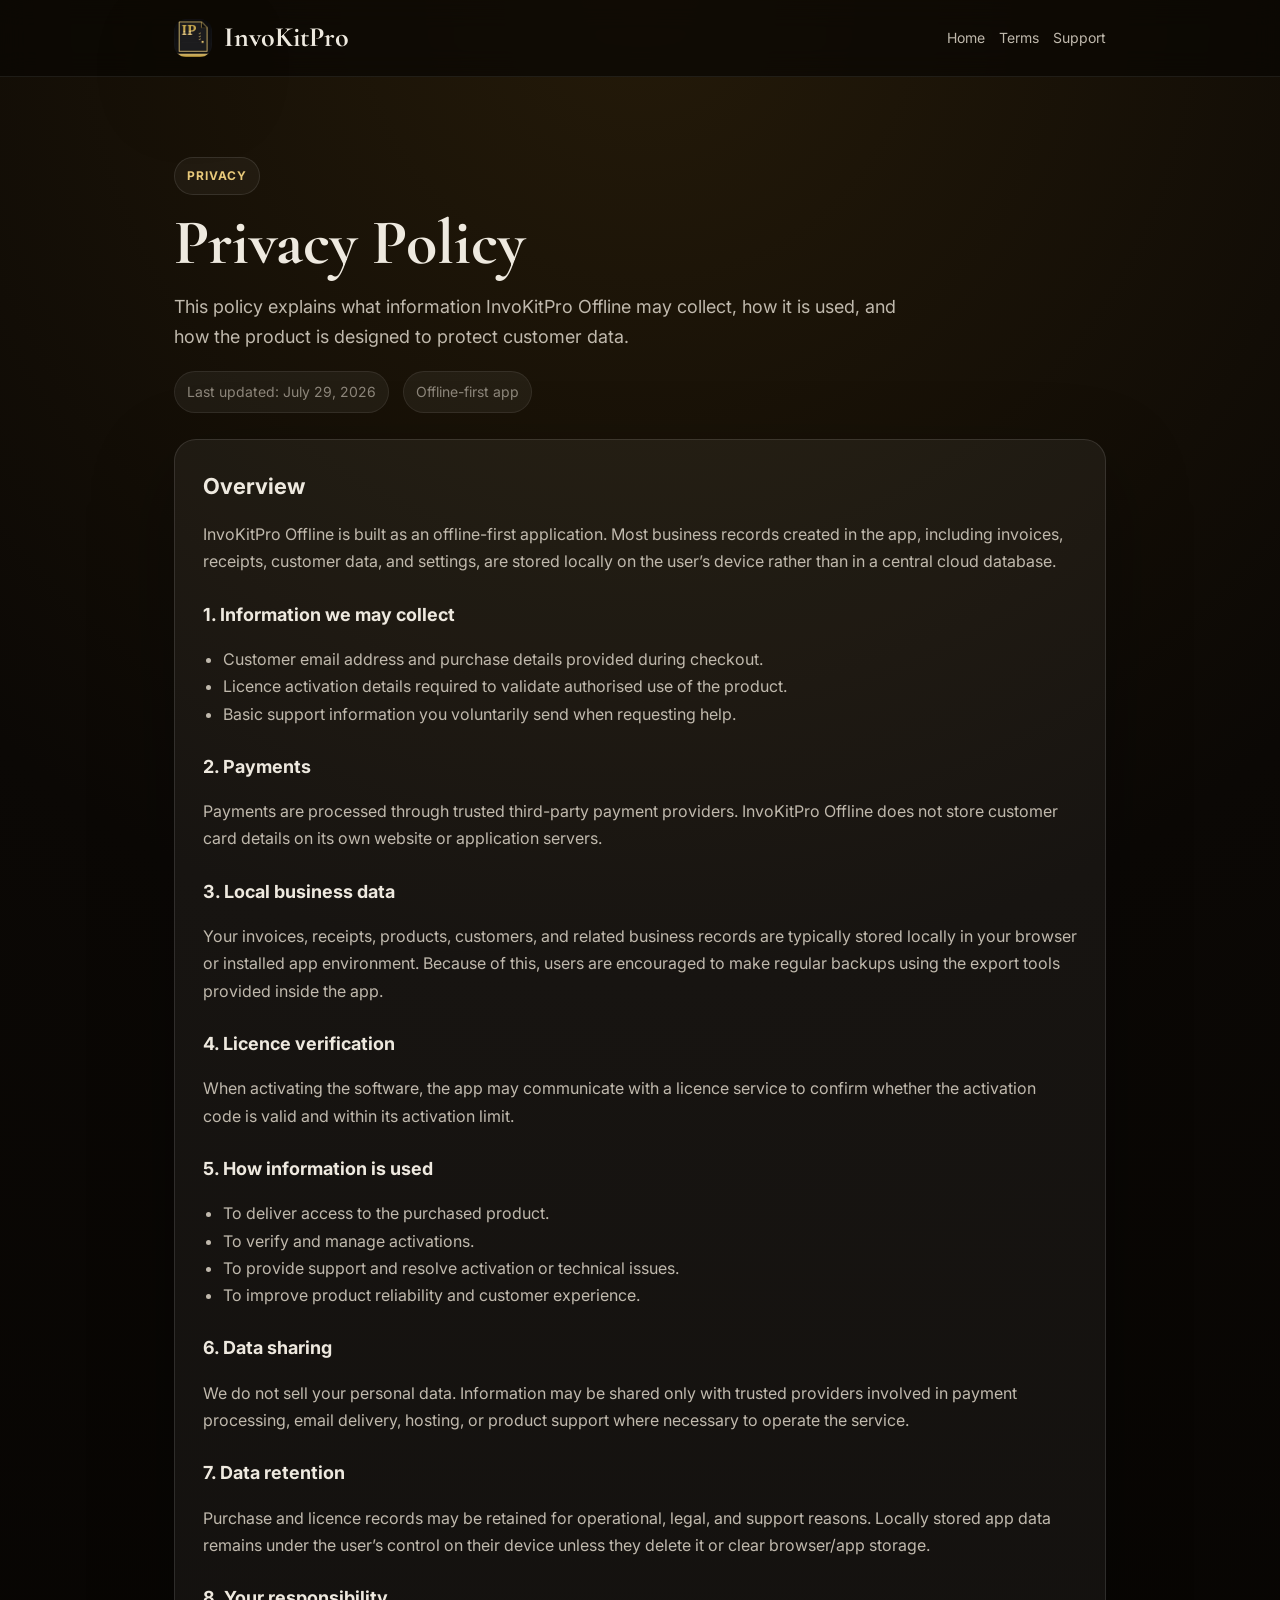
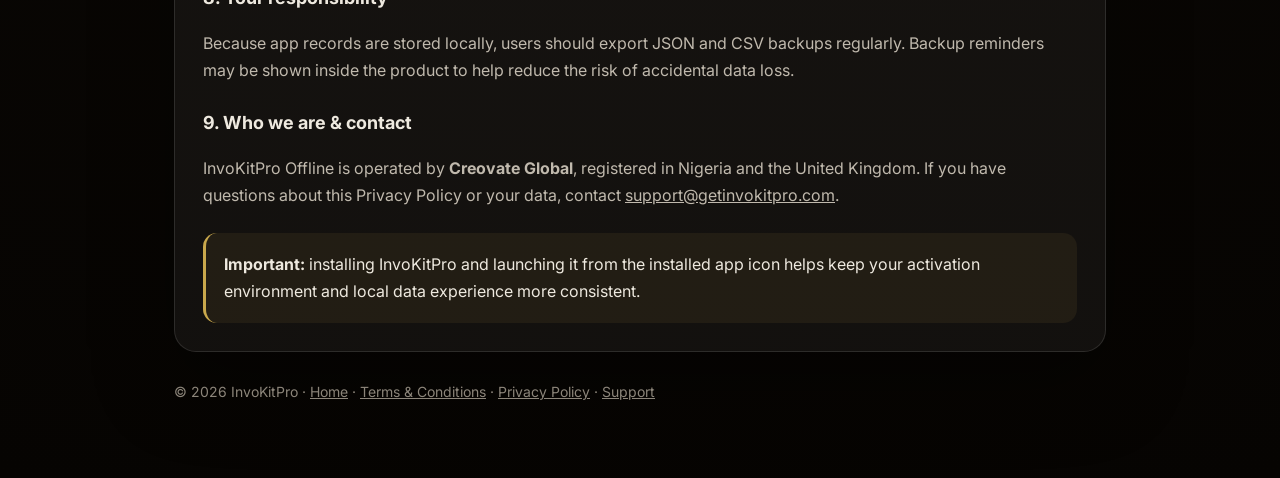
<file: privacy.html>
<!DOCTYPE html>
<html lang="en">
<head>
  <meta charset="UTF-8" />
  <meta name="viewport" content="width=device-width, initial-scale=1.0" />
  <title>Privacy Policy • InvoKitPro</title>
  <meta name="description" content="Privacy Policy for InvoKitPro Offline." />
  <link rel="icon" href="[data-uri]" type="image/png">
  <link rel="preconnect" href="https://fonts.googleapis.com">
  <link rel="preconnect" href="https://fonts.gstatic.com" crossorigin>
  <link href="https://fonts.googleapis.com/css2?family=Cormorant+Garamond:wght@500;600;700&family=Inter:wght@400;500;600;700&family=DM+Mono:wght@400;500&display=swap" rel="stylesheet">
  <style>
    :root{--bg:#0b0805;--bg2:#130e08;--card:rgba(255,255,255,.05);--line:rgba(255,255,255,.11);--text:#eee9df;--muted:#c0b9ad;--sub:#8c857a;--accent:#c9a84c;--accent2:#3dba7e;--radius:22px;--shadow:0 30px 80px rgba(0,0,0,.35);}
    *{box-sizing:border-box} body{margin:0;font-family:Inter,system-ui,sans-serif;background:radial-gradient(circle at top, #241a09 0%, var(--bg) 45%, #060402 100%);color:var(--text);line-height:1.7}
    a{color:inherit} .wrap{max-width:980px;margin:0 auto;padding:24px}
    .topbar{position:sticky;top:0;backdrop-filter:blur(14px);background:rgba(10,7,4,.74);border-bottom:1px solid rgba(255,255,255,.08);z-index:20}
    .topbar-inner{max-width:980px;margin:0 auto;padding:14px 24px;display:flex;justify-content:space-between;align-items:center;gap:16px}
    .brand{display:flex;align-items:center;gap:12px;text-decoration:none}.logo{width:38px;height:38px;border-radius:12px;object-fit:cover;display:block;box-shadow:var(--shadow)}
    .brand-text{font-family:'Cormorant Garamond',serif;font-size:28px;font-weight:700}.nav{display:flex;gap:14px;flex-wrap:wrap}.nav a{text-decoration:none;color:var(--muted);font-size:14px}.nav a:hover{color:var(--text)}
    .hero{padding:56px 0 26px}.eyebrow{display:inline-flex;align-items:center;gap:8px;padding:8px 12px;border:1px solid rgba(255,255,255,.1);background:rgba(255,255,255,.04);border-radius:999px;color:#e8c97a;font-size:12px;font-weight:700;letter-spacing:.08em;text-transform:uppercase}
    h1{font-family:'Cormorant Garamond',serif;font-size:clamp(40px,6vw,64px);line-height:.95;margin:18px 0 12px}.sub{max-width:760px;color:var(--muted);font-size:18px}
    .card{background:var(--card);border:1px solid var(--line);border-radius:var(--radius);padding:28px;box-shadow:var(--shadow)}
    h2{font-size:22px;margin:0 0 10px} h3{font-size:18px;margin:24px 0 8px} p,li{font-size:16px;color:var(--muted)} ul{padding-left:20px}
    .meta{display:flex;gap:14px;flex-wrap:wrap;margin:16px 0 0;color:var(--sub);font-size:14px}.pill{padding:8px 12px;border-radius:999px;background:rgba(255,255,255,.05);border:1px solid rgba(255,255,255,.08)}
    .note{margin-top:24px;padding:18px;border-left:3px solid var(--accent);background:rgba(201,168,76,.08);border-radius:14px}
    footer{padding:28px 0 50px;color:var(--sub);font-size:14px}
    @media(max-width:640px){.topbar-inner{padding:12px 16px}.wrap{padding:16px}.brand-text{font-size:24px}.card{padding:20px} p,li{font-size:15px}}
  </style>
</head>
<body>
  <div class="topbar"><div class="topbar-inner"><a class="brand" href="/index.html"><img class="logo" src="[data-uri]" alt="InvoKitPro icon"><div class="brand-text">InvoKitPro</div></a><nav class="nav"><a href="/index.html">Home</a><a href="/terms.html">Terms</a><a href="mailto:support@getinvokitpro.com?subject=InvoKitPro%20Support" onclick="window.location.href=this.href; return false;">Support</a></nav></div></div>
  <main class="wrap">
    <section class="hero">
      <div class="eyebrow">Privacy</div>
      <h1>Privacy Policy</h1>
      <p class="sub">This policy explains what information InvoKitPro Offline may collect, how it is used, and how the product is designed to protect customer data.</p>
      <div class="meta"><span class="pill">Last updated: July 29, 2026</span><span class="pill">Offline-first app</span></div>
    </section>
    <section class="card">
      <h2>Overview</h2>
      <p>InvoKitPro Offline is built as an offline-first application. Most business records created in the app, including invoices, receipts, customer data, and settings, are stored locally on the user’s device rather than in a central cloud database.</p>
      <h3>1. Information we may collect</h3>
      <ul>
        <li>Customer email address and purchase details provided during checkout.</li>
        <li>Licence activation details required to validate authorised use of the product.</li>
        <li>Basic support information you voluntarily send when requesting help.</li>
      </ul>
      <h3>2. Payments</h3>
      <p>Payments are processed through trusted third-party payment providers. InvoKitPro Offline does not store customer card details on its own website or application servers.</p>
      <h3>3. Local business data</h3>
      <p>Your invoices, receipts, products, customers, and related business records are typically stored locally in your browser or installed app environment. Because of this, users are encouraged to make regular backups using the export tools provided inside the app.</p>
      <h3>4. Licence verification</h3>
      <p>When activating the software, the app may communicate with a licence service to confirm whether the activation code is valid and within its activation limit.</p>
      <h3>5. How information is used</h3>
      <ul>
        <li>To deliver access to the purchased product.</li>
        <li>To verify and manage activations.</li>
        <li>To provide support and resolve activation or technical issues.</li>
        <li>To improve product reliability and customer experience.</li>
      </ul>
      <h3>6. Data sharing</h3>
      <p>We do not sell your personal data. Information may be shared only with trusted providers involved in payment processing, email delivery, hosting, or product support where necessary to operate the service.</p>
      <h3>7. Data retention</h3>
      <p>Purchase and licence records may be retained for operational, legal, and support reasons. Locally stored app data remains under the user’s control on their device unless they delete it or clear browser/app storage.</p>
      <h3>8. Your responsibility</h3>
      <p>Because app records are stored locally, users should export JSON and CSV backups regularly. Backup reminders may be shown inside the product to help reduce the risk of accidental data loss.</p>
      <h3>9. Who we are &amp; contact</h3>
      <p>InvoKitPro Offline is operated by <strong>Creovate Global</strong>, registered in Nigeria and the United Kingdom. If you have questions about this Privacy Policy or your data, contact <a href="mailto:support@getinvokitpro.com?subject=InvoKitPro%20Support" onclick="window.location.href=this.href; return false;">support@getinvokitpro.com</a>.</p>
      <div class="note"><strong>Important:</strong> installing InvoKitPro and launching it from the installed app icon helps keep your activation environment and local data experience more consistent.</div>
    </section>
    <footer>© 2026 InvoKitPro · <a href="/index.html">Home</a> · <a href="/terms.html">Terms &amp; Conditions</a> · <a href="/privacy.html">Privacy Policy</a> · <a href="mailto:support@getinvokitpro.com?subject=InvoKitPro%20Support" onclick="window.location.href=this.href; return false;">Support</a></footer>
  </main>
</body>
</html>
</file>
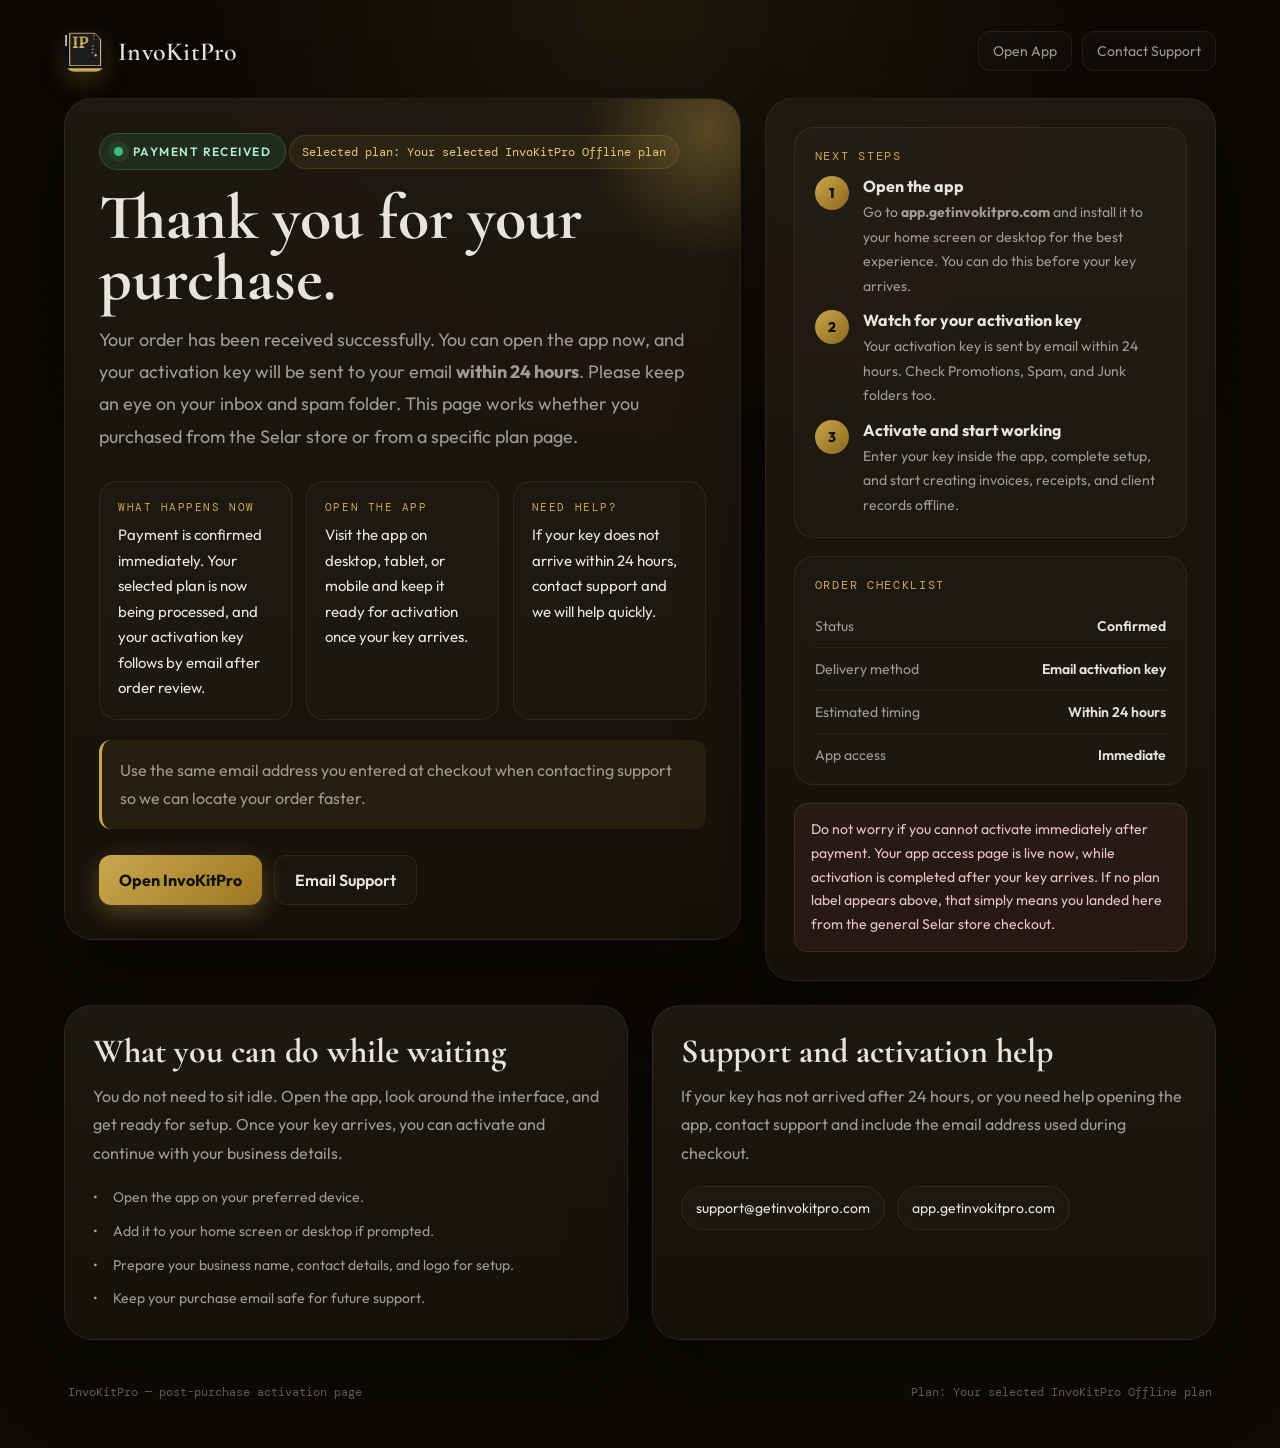
<file: success.html>
<!DOCTYPE html>
<html lang="en">
<head>
<meta charset="UTF-8">
<meta name="viewport" content="width=device-width, initial-scale=1.0">
<title>InvoKitPro Offline — Purchase Confirmed</title>
<meta name="description" content="Thank you for purchasing InvoKitPro Offline. Your payment has been received. Open the app, check the next steps, and watch for your activation key by email.">
<link rel="icon" href="[data-uri]..." type="image/png">
<link rel="preconnect" href="https://fonts.googleapis.com">
<link href="https://fonts.googleapis.com/css2?family=Cormorant+Garamond:ital,wght@0,400;0,600;0,700;1,400;1,600&family=Outfit:wght@300;400;500;600;700&family=DM+Mono:wght@400;500&display=swap" rel="stylesheet">
<style>
*,*::before,*::after{margin:0;padding:0;box-sizing:border-box;}
html{font-size:16px;scroll-behavior:smooth;}
:root{
  --gold:#c9a84c;
  --gold2:#e8c97a;
  --gold-dim:rgba(201,168,76,0.14);
  --gold-glow:rgba(201,168,76,0.34);
  --navy:#0b0805;
  --navy2:#130e08;
  --navy3:#18120a;
  --surface:#1c150c;
  --surface2:#241b10;
  --border:rgba(255,255,255,0.07);
  --border2:rgba(201,168,76,0.18);
  --text:#e8e4dc;
  --text2:#a09a90;
  --text3:#6b655d;
  --green:#3dba7e;
  --green-dim:rgba(61,186,126,0.12);
  --red:#d07f7f;
  --radius:18px;
  --tr:0.25s cubic-bezier(0.4,0,0.2,1);
}
body{
  font-family:'Outfit',sans-serif;
  background:radial-gradient(circle at top,rgba(201,168,76,0.10),transparent 30%),linear-gradient(180deg,#0a0704 0%,#0d0a06 100%);
  color:var(--text);
  min-height:100vh;
  overflow-x:hidden;
  -webkit-font-smoothing:antialiased;
}
body::before{
  content:'';position:fixed;inset:0;pointer-events:none;opacity:.28;z-index:5;
  background-image:url("data:image/svg+xml,%3Csvg viewBox='0 0 256 256' xmlns='http://www.w3.org/2000/svg'%3E%3Cfilter id='n'%3E%3CfeTurbulence type='fractalNoise' baseFrequency='0.88' numOctaves='4' stitchTiles='stitch'/%3E%3C/filter%3E%3Crect width='100%25' height='100%25' filter='url(%23n)' opacity='0.04'/%3E%3C/svg%3E");
}
.serif{font-family:'Cormorant Garamond',serif;}
.mono{font-family:'DM Mono',monospace;}
.page-shell{position:relative;z-index:10;min-height:100vh;padding:30px 5% 40px;}
.topbar{display:flex;justify-content:space-between;align-items:center;gap:20px;margin:0 auto 26px;max-width:1160px;}
.brand{display:flex;align-items:center;gap:12px;text-decoration:none;color:var(--text);}
.brand-mark{
  width:42px;
  height:42px;
  border-radius:12px;
  background:#111 url('./invokit-icon-512.png') center/cover no-repeat;
  box-shadow:0 10px 24px rgba(212,175,55,.22);
  flex:0 0 42px;
}
.brand-name{font-family:'Cormorant Garamond',serif;font-size:26px;font-weight:600;letter-spacing:.01em;}
.top-actions{display:flex;flex-wrap:wrap;gap:10px;align-items:center;}
.top-link,.btn,.btn-secondary{border:none;text-decoration:none;display:inline-flex;align-items:center;justify-content:center;gap:10px;border-radius:12px;transition:all var(--tr);cursor:pointer;}
.top-link{padding:10px 14px;color:var(--text2);border:1px solid var(--border);background:rgba(255,255,255,0.02);font-size:14px;}
.top-link:hover{color:var(--text);border-color:var(--border2);}
.main{max-width:1160px;margin:0 auto;display:grid;grid-template-columns:1.2fr .8fr;gap:24px;align-items:start;}
.card{background:linear-gradient(180deg,rgba(32,26,16,.92),rgba(24,18,10,.92));border:1px solid var(--border);border-radius:28px;box-shadow:0 30px 80px rgba(0,0,0,.35);backdrop-filter:blur(18px);}
.hero-card{padding:34px;position:relative;overflow:hidden;}
.hero-card::after{content:'';position:absolute;right:-120px;top:-120px;width:300px;height:300px;background:radial-gradient(circle,var(--gold-glow),transparent 60%);pointer-events:none;}
.status-chip{display:inline-flex;align-items:center;gap:10px;background:var(--green-dim);color:#aef0cb;border:1px solid rgba(61,186,126,.28);padding:10px 14px;border-radius:999px;font-size:12px;font-weight:600;letter-spacing:.12em;text-transform:uppercase;margin-bottom:18px;}
.status-dot{width:9px;height:9px;border-radius:50%;background:var(--green);box-shadow:0 0 0 6px rgba(61,186,126,.12);}
.hero-title{font-family:'Cormorant Garamond',serif;font-size:clamp(42px,5vw,68px);line-height:.95;margin-bottom:14px;max-width:720px;}
.hero-text{font-size:18px;line-height:1.8;color:var(--text2);max-width:700px;}
.key-points{display:grid;grid-template-columns:repeat(3,minmax(0,1fr));gap:14px;margin:28px 0 18px;}
.point{padding:18px;border:1px solid var(--border);border-radius:18px;background:rgba(255,255,255,.02);}
.point-kicker{font-size:11px;letter-spacing:.14em;text-transform:uppercase;color:var(--gold);font-family:'DM Mono',monospace;margin-bottom:8px;}
.point-text{font-size:15px;line-height:1.7;color:var(--text);}
.inline-note{padding:16px 18px;border-left:3px solid var(--gold);background:rgba(201,168,76,.08);border-radius:12px;color:var(--text2);line-height:1.8;margin:20px 0 0;}
.actions{display:flex;flex-wrap:wrap;gap:12px;margin-top:26px;}
.btn{padding:14px 20px;background:linear-gradient(135deg,var(--gold),#9e7623);color:#101114;font-weight:700;box-shadow:0 8px 24px var(--gold-glow);}
.btn:hover{transform:translateY(-1px);}
.btn-secondary{padding:14px 20px;background:rgba(255,255,255,.02);color:var(--text);border:1px solid var(--border);font-weight:600;}
.btn-secondary:hover{border-color:var(--border2);transform:translateY(-1px);}
.side-card{padding:28px;display:grid;gap:18px;}
.panel{padding:20px;border-radius:20px;background:rgba(255,255,255,.02);border:1px solid var(--border);}
.panel-title{font-size:12px;letter-spacing:.14em;text-transform:uppercase;color:var(--gold);font-family:'DM Mono',monospace;margin-bottom:12px;}
.steps{display:grid;gap:12px;}
.step{display:flex;gap:14px;align-items:flex-start;}
.step-no{width:34px;height:34px;border-radius:50%;flex:0 0 34px;background:linear-gradient(135deg,var(--gold),#8a671c);color:#121212;display:flex;align-items:center;justify-content:center;font-weight:800;font-size:14px;}
.step h3{font-size:16px;margin-bottom:4px;}
.step p{font-size:14px;line-height:1.75;color:var(--text2);}
.small-list{display:grid;gap:10px;list-style:none;}
.small-list li{position:relative;padding-left:20px;color:var(--text2);line-height:1.7;font-size:14px;}
.small-list li::before{content:'•';position:absolute;left:0;top:0;color:var(--gold);}
.info-grid{max-width:1160px;margin:24px auto 0;display:grid;grid-template-columns:repeat(2,minmax(0,1fr));gap:24px;}
.info-card{padding:28px;}
.info-card h2{font-family:'Cormorant Garamond',serif;font-size:34px;line-height:1.05;margin-bottom:12px;}
.info-card p{font-size:16px;line-height:1.8;color:var(--text2);margin-bottom:18px;}
.contact-box{display:flex;flex-wrap:wrap;gap:12px;align-items:center;}
.contact-pill{display:inline-flex;align-items:center;gap:10px;padding:12px 14px;border-radius:999px;background:rgba(255,255,255,.02);border:1px solid var(--border);color:var(--text);text-decoration:none;font-size:14px;}
.contact-pill:hover{border-color:var(--border2);}
.footer{max-width:1160px;margin:26px auto 0;padding:18px 4px 8px;display:flex;justify-content:space-between;gap:18px;flex-wrap:wrap;color:var(--text3);font-size:12px;font-family:'DM Mono',monospace;}
.plan-badge{display:inline-flex;align-items:center;gap:8px;padding:8px 12px;border:1px solid var(--border2);border-radius:999px;background:rgba(201,168,76,.08);color:var(--gold2);font-size:12px;font-family:'DM Mono',monospace;}
.field{display:flex;align-items:center;justify-content:space-between;gap:12px;padding:12px 0;border-bottom:1px solid var(--border);font-size:14px;}
.field:last-child{border-bottom:none;padding-bottom:0;}
.field span:first-child{color:var(--text2);}
.field strong{color:var(--text);font-weight:600;text-align:right;}
.warning{background:rgba(208,127,127,.08);border:1px solid rgba(208,127,127,.16);color:#e9c4c4;padding:14px 16px;border-radius:14px;font-size:14px;line-height:1.7;}
@media (max-width: 980px){
  .main,.info-grid{grid-template-columns:1fr;}
  .key-points{grid-template-columns:1fr;}
}
@media (max-width: 640px){
  .page-shell{padding:20px 16px 28px;}
  .topbar{align-items:flex-start;flex-direction:column;}
  .hero-card,.side-card,.info-card{padding:22px;}
  .hero-title{font-size:42px;}
  .hero-text{font-size:16px;}
  .actions,.top-actions,.contact-box{flex-direction:column;align-items:stretch;}
  .btn,.btn-secondary,.top-link,.contact-pill{width:100%;}
}
</style>
</head>
<body>
  <div class="page-shell">
    <div class="topbar">
      <a href="/" class="brand">
        <div class="brand-mark">I</div>
        <div class="brand-name">InvoKitPro</div>
      </a>
      <div class="top-actions">
        <a class="top-link" href="https://app.getinvokitpro.com" target="_blank" rel="noopener">Open App</a>
        <a class="top-link" href="mailto:support@getinvokitpro.com?subject=InvoKitPro%20Support">Contact Support</a>
      </div>
    </div>

    <div class="main">
      <section class="card hero-card">
        <div class="status-chip"><span class="status-dot"></span> Payment received</div>
        <div class="plan-badge" id="planBadge">Selected plan: InvoKitPro Offline</div>
        <h1 class="hero-title">Thank you for your purchase.</h1>
        <p class="hero-text">
          Your order has been received successfully. You can open the app now, and your activation key will be sent to your email <strong>within 24 hours</strong>. Please keep an eye on your inbox and spam folder. This page works whether you purchased from the Selar store or from a specific plan page.
        </p>

        <div class="key-points">
          <div class="point">
            <div class="point-kicker">What happens now</div>
            <div class="point-text">Payment is confirmed immediately. Your selected plan is now being processed, and your activation key follows by email after order review.</div>
          </div>
          <div class="point">
            <div class="point-kicker">Open the app</div>
            <div class="point-text">Visit the app on desktop, tablet, or mobile and keep it ready for activation once your key arrives.</div>
          </div>
          <div class="point">
            <div class="point-kicker">Need help?</div>
            <div class="point-text">If your key does not arrive within 24 hours, contact support and we will help quickly.</div>
          </div>
        </div>

        <div class="inline-note">
          Use the same email address you entered at checkout when contacting support so we can locate your order faster.
        </div>

        <div class="actions">
          <a class="btn" href="https://app.getinvokitpro.com" target="_blank" rel="noopener">Open InvoKitPro</a>
          <a class="btn-secondary" href="mailto:support@getinvokitpro.com?subject=InvoKitPro%20Activation%20Support">Email Support</a>
        </div>
      </section>

      <aside class="card side-card">
        <div class="panel">
          <div class="panel-title">Next steps</div>
          <div class="steps">
            <div class="step">
              <div class="step-no">1</div>
              <div>
                <h3>Open the app</h3>
                <p>Go to <strong>app.getinvokitpro.com</strong> and install it to your home screen or desktop for the best experience. You can do this before your key arrives.</p>
              </div>
            </div>
            <div class="step">
              <div class="step-no">2</div>
              <div>
                <h3>Watch for your activation key</h3>
                <p>Your activation key is sent by email within 24 hours. Check Promotions, Spam, and Junk folders too.</p>
              </div>
            </div>
            <div class="step">
              <div class="step-no">3</div>
              <div>
                <h3>Activate and start working</h3>
                <p>Enter your key inside the app, complete setup, and start creating invoices, receipts, and client records offline.</p>
              </div>
            </div>
          </div>
        </div>

        <div class="panel">
          <div class="panel-title">Order checklist</div>
          <div class="field"><span>Status</span><strong>Confirmed</strong></div>
          <div class="field"><span>Delivery method</span><strong>Email activation key</strong></div>
          <div class="field"><span>Estimated timing</span><strong>Within 24 hours</strong></div>
          <div class="field"><span>App access</span><strong>Immediate</strong></div>
        </div>

        <div class="warning">
          Do not worry if you cannot activate immediately after payment. Your app access page is live now, while activation is completed after your key arrives. If no plan label appears above, that simply means you landed here from the general Selar store checkout.
        </div>
      </aside>
    </div>

    <div class="info-grid">
      <section class="card info-card">
        <h2>What you can do while waiting</h2>
        <p>
          You do not need to sit idle. Open the app, look around the interface, and get ready for setup. Once your key arrives, you can activate and continue with your business details.
        </p>
        <ul class="small-list">
          <li>Open the app on your preferred device.</li>
          <li>Add it to your home screen or desktop if prompted.</li>
          <li>Prepare your business name, contact details, and logo for setup.</li>
          <li>Keep your purchase email safe for future support.</li>
        </ul>
      </section>

      <section class="card info-card">
        <h2>Support and activation help</h2>
        <p>
          If your key has not arrived after 24 hours, or you need help opening the app, contact support and include the email address used during checkout.
        </p>
        <div class="contact-box">
          <a class="contact-pill" href="mailto:support@getinvokitpro.com?subject=InvoKitPro%20Support">support@getinvokitpro.com</a>
          <a class="contact-pill" href="https://app.getinvokitpro.com" target="_blank" rel="noopener">app.getinvokitpro.com</a>
        </div>
      </section>
    </div>

    <div class="footer">
      <div>InvoKitPro — post-purchase activation page</div>
      <div id="footerPlan">Plan: InvoKitPro Offline</div>
    </div>
  </div>

<script>
(function(){
  const params = new URLSearchParams(window.location.search);
  const rawPlan = (params.get('plan') || '').toLowerCase().trim();
  let planLabel = 'Your selected InvoKitPro Offline plan';
  if (rawPlan.includes('life')) planLabel = 'InvoKitPro Offline — Lifetime Plan';
  else if (rawPlan.includes('annual') || rawPlan.includes('year')) planLabel = 'InvoKitPro Offline — Annual Plan';

  const badge = document.getElementById('planBadge');
  const footer = document.getElementById('footerPlan');
  if (badge) badge.textContent = 'Selected plan: ' + planLabel;
  if (footer) footer.textContent = 'Plan: ' + planLabel;
})();
</script>
</body>
</html>
</file>
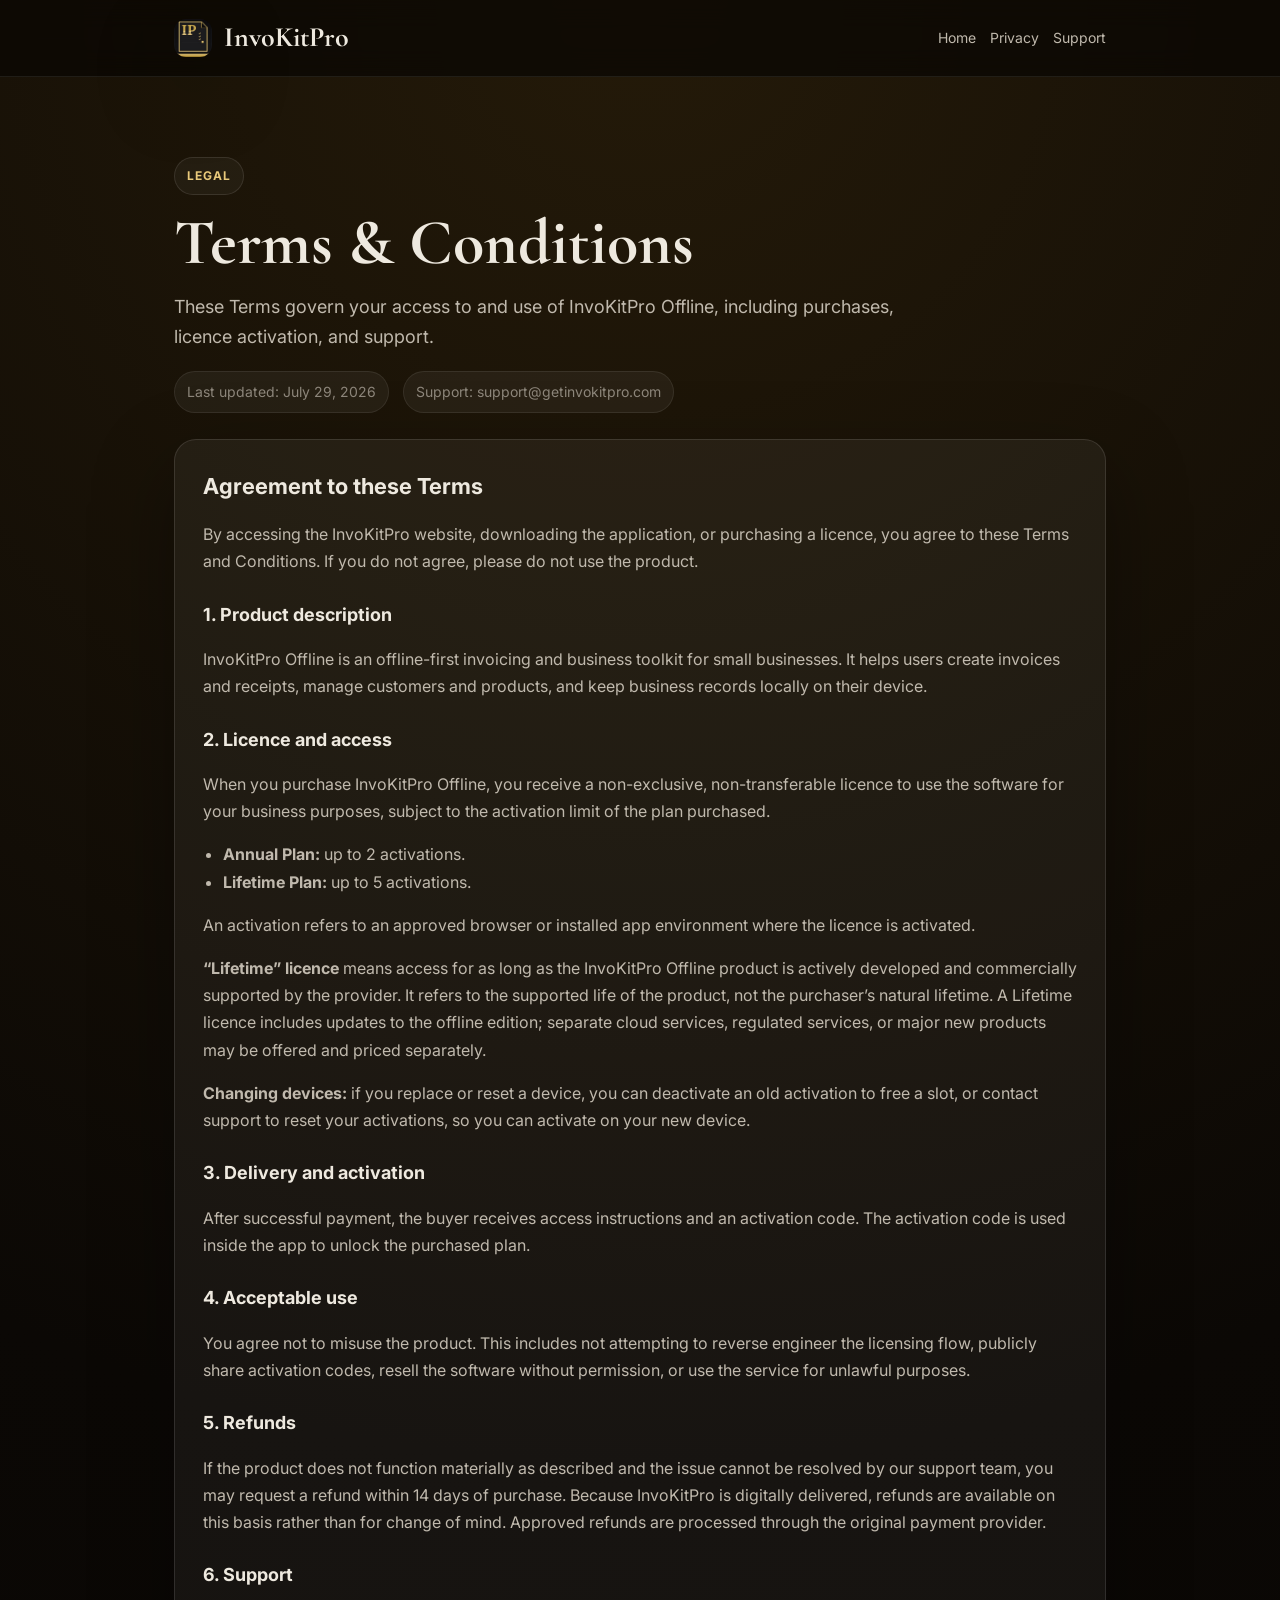
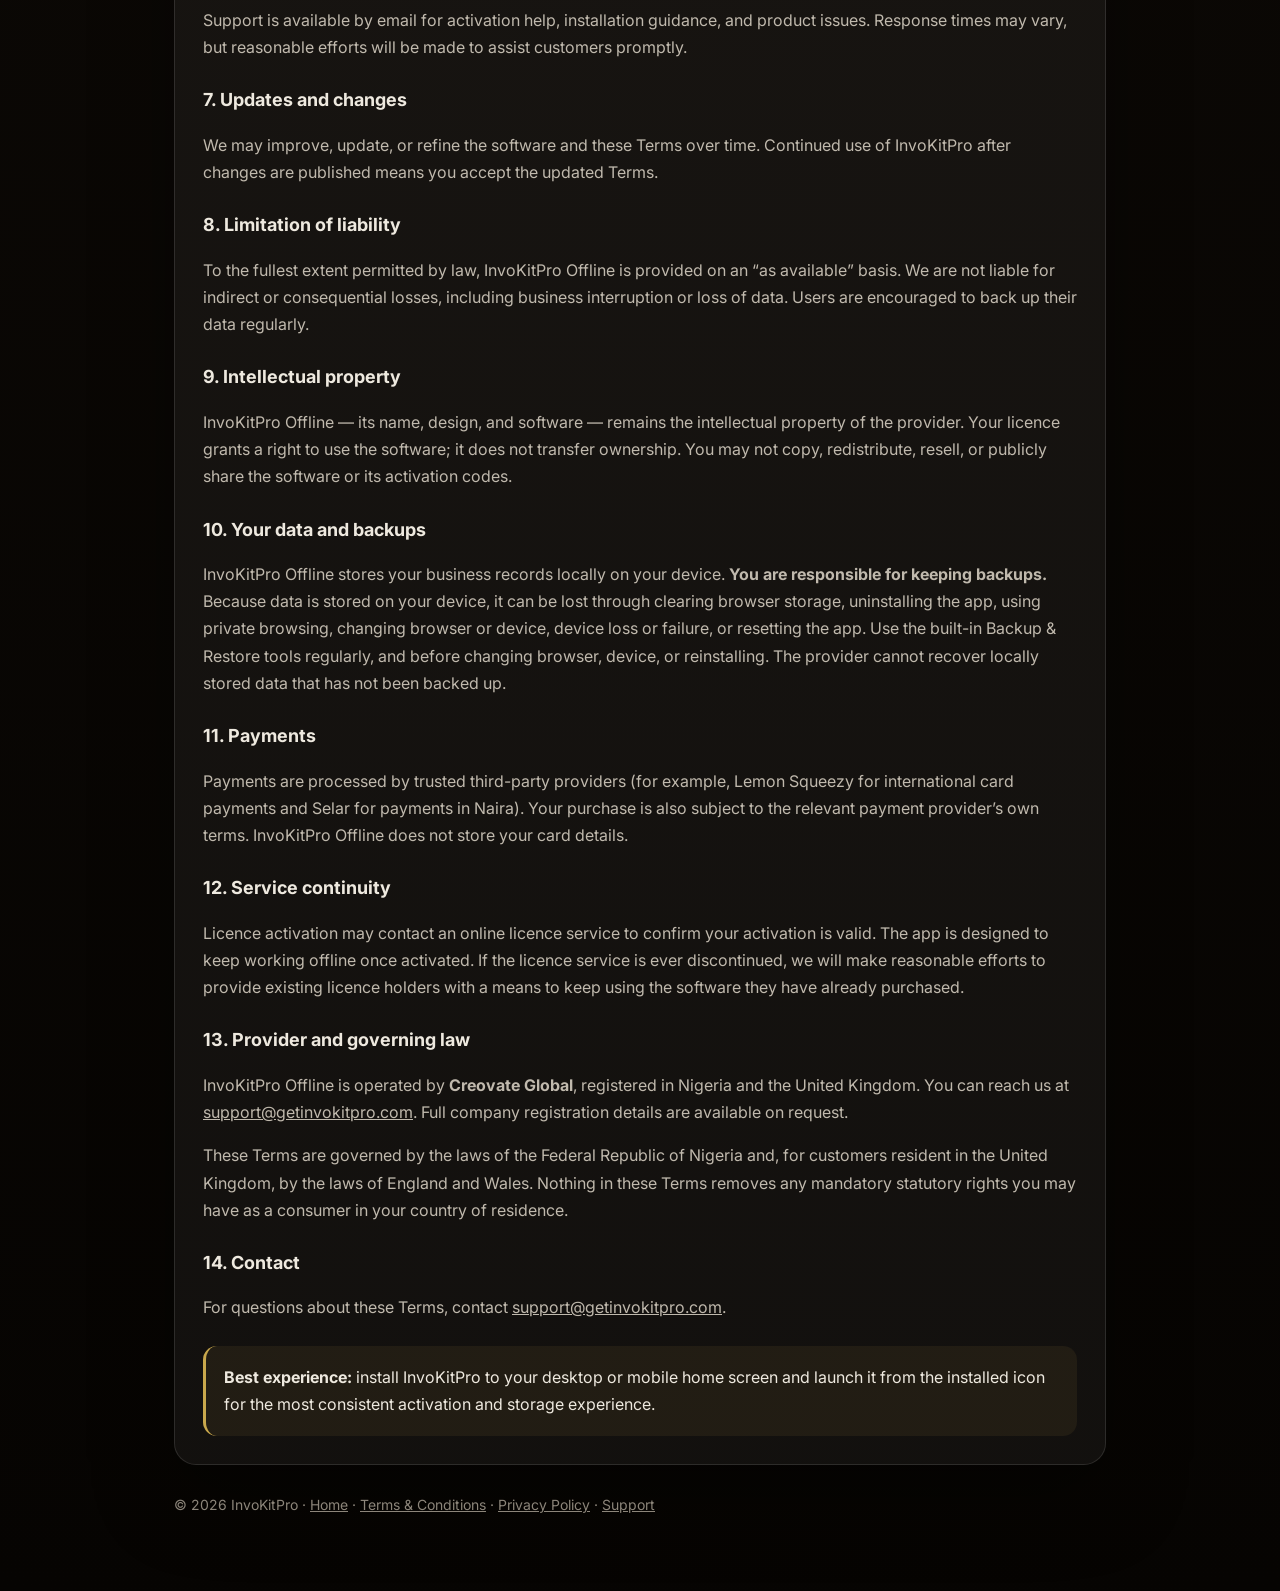
<file: terms.html>
<!DOCTYPE html>
<html lang="en">
<head>
  <meta charset="UTF-8" />
  <meta name="viewport" content="width=device-width, initial-scale=1.0" />
  <title>Terms & Conditions • InvoKitPro</title>
  <meta name="description" content="Terms and Conditions for InvoKitPro Offline." />
  <link rel="icon" href="[data-uri]" type="image/png">
  <link rel="preconnect" href="https://fonts.googleapis.com">
  <link rel="preconnect" href="https://fonts.gstatic.com" crossorigin>
  <link href="https://fonts.googleapis.com/css2?family=Cormorant+Garamond:wght@500;600;700&family=Inter:wght@400;500;600;700&family=DM+Mono:wght@400;500&display=swap" rel="stylesheet">
  <style>
    :root{--bg:#0b0805;--bg2:#130e08;--card:rgba(255,255,255,.05);--line:rgba(255,255,255,.11);--text:#eee9df;--muted:#c0b9ad;--sub:#8c857a;--accent:#c9a84c;--accent2:#3dba7e;--radius:22px;--shadow:0 30px 80px rgba(0,0,0,.35);}
    *{box-sizing:border-box} html{scroll-behavior:smooth} body{margin:0;font-family:Inter,system-ui,sans-serif;background:radial-gradient(circle at top, #241a09 0%, var(--bg) 45%, #060402 100%);color:var(--text);line-height:1.7}
    a{color:inherit} .wrap{max-width:980px;margin:0 auto;padding:24px}
    .topbar{position:sticky;top:0;backdrop-filter:blur(14px);background:rgba(10,7,4,.74);border-bottom:1px solid rgba(255,255,255,.08);z-index:20}
    .topbar-inner{max-width:980px;margin:0 auto;padding:14px 24px;display:flex;justify-content:space-between;align-items:center;gap:16px}
    .brand{display:flex;align-items:center;gap:12px;text-decoration:none}.logo{width:38px;height:38px;border-radius:12px;object-fit:cover;display:block;box-shadow:var(--shadow)}
    .brand-text{font-family:'Cormorant Garamond',serif;font-size:28px;font-weight:700}
    .nav{display:flex;gap:14px;flex-wrap:wrap}.nav a{text-decoration:none;color:var(--muted);font-size:14px}.nav a:hover{color:var(--text)}
    .hero{padding:56px 0 26px}.eyebrow{display:inline-flex;align-items:center;gap:8px;padding:8px 12px;border:1px solid rgba(255,255,255,.1);background:rgba(255,255,255,.04);border-radius:999px;color:#e8c97a;font-size:12px;font-weight:700;letter-spacing:.08em;text-transform:uppercase}
    h1{font-family:'Cormorant Garamond',serif;font-size:clamp(40px,6vw,64px);line-height:.95;margin:18px 0 12px}.sub{max-width:760px;color:var(--muted);font-size:18px}
    .card{background:var(--card);border:1px solid var(--line);border-radius:var(--radius);padding:28px;box-shadow:var(--shadow)}
    h2{font-size:22px;margin:0 0 10px} h3{font-size:18px;margin:24px 0 8px} p,li{font-size:16px;color:var(--muted)} ul{padding-left:20px}
    .meta{display:flex;gap:14px;flex-wrap:wrap;margin:16px 0 0;color:var(--sub);font-size:14px}.pill{padding:8px 12px;border-radius:999px;background:rgba(255,255,255,.05);border:1px solid rgba(255,255,255,.08)}
    .note{margin-top:24px;padding:18px;border-left:3px solid var(--accent);background:rgba(201,168,76,.08);border-radius:14px}
    footer{padding:28px 0 50px;color:var(--sub);font-size:14px}
    @media(max-width:640px){.topbar-inner{padding:12px 16px}.wrap{padding:16px}.brand-text{font-size:24px}.card{padding:20px} p,li{font-size:15px}}
  </style>
</head>
<body>
  <div class="topbar"><div class="topbar-inner"><a class="brand" href="/index.html"><img class="logo" src="[data-uri]" alt="InvoKitPro icon"><div class="brand-text">InvoKitPro</div></a><nav class="nav"><a href="/index.html">Home</a><a href="/privacy.html">Privacy</a><a href="mailto:support@getinvokitpro.com?subject=InvoKitPro%20Support" onclick="window.location.href=this.href; return false;">Support</a></nav></div></div>
  <main class="wrap">
    <section class="hero">
      <div class="eyebrow">Legal</div>
      <h1>Terms &amp; Conditions</h1>
      <p class="sub">These Terms govern your access to and use of InvoKitPro Offline, including purchases, licence activation, and support.</p>
      <div class="meta"><span class="pill">Last updated: July 29, 2026</span><span class="pill">Support: support@getinvokitpro.com</span></div>
    </section>
    <section class="card">
      <h2>Agreement to these Terms</h2>
      <p>By accessing the InvoKitPro website, downloading the application, or purchasing a licence, you agree to these Terms and Conditions. If you do not agree, please do not use the product.</p>
      <h3>1. Product description</h3>
      <p>InvoKitPro Offline is an offline-first invoicing and business toolkit for small businesses. It helps users create invoices and receipts, manage customers and products, and keep business records locally on their device.</p>
      <h3>2. Licence and access</h3>
      <p>When you purchase InvoKitPro Offline, you receive a non-exclusive, non-transferable licence to use the software for your business purposes, subject to the activation limit of the plan purchased.</p>
      <ul>
        <li><strong>Annual Plan:</strong> up to 2 activations.</li>
        <li><strong>Lifetime Plan:</strong> up to 5 activations.</li>
      </ul>
      <p>An activation refers to an approved browser or installed app environment where the licence is activated.</p>
      <p><strong>“Lifetime” licence</strong> means access for as long as the InvoKitPro Offline product is actively developed and commercially supported by the provider. It refers to the supported life of the product, not the purchaser’s natural lifetime. A Lifetime licence includes updates to the offline edition; separate cloud services, regulated services, or major new products may be offered and priced separately.</p>
      <p><strong>Changing devices:</strong> if you replace or reset a device, you can deactivate an old activation to free a slot, or contact support to reset your activations, so you can activate on your new device.</p>
      <h3>3. Delivery and activation</h3>
      <p>After successful payment, the buyer receives access instructions and an activation code. The activation code is used inside the app to unlock the purchased plan.</p>
      <h3>4. Acceptable use</h3>
      <p>You agree not to misuse the product. This includes not attempting to reverse engineer the licensing flow, publicly share activation codes, resell the software without permission, or use the service for unlawful purposes.</p>
      <h3>5. Refunds</h3>
      <p>If the product does not function materially as described and the issue cannot be resolved by our support team, you may request a refund within 14 days of purchase. Because InvoKitPro is digitally delivered, refunds are available on this basis rather than for change of mind. Approved refunds are processed through the original payment provider.</p>
      <h3>6. Support</h3>
      <p>Support is available by email for activation help, installation guidance, and product issues. Response times may vary, but reasonable efforts will be made to assist customers promptly.</p>
      <h3>7. Updates and changes</h3>
      <p>We may improve, update, or refine the software and these Terms over time. Continued use of InvoKitPro after changes are published means you accept the updated Terms.</p>
      <h3>8. Limitation of liability</h3>
      <p>To the fullest extent permitted by law, InvoKitPro Offline is provided on an “as available” basis. We are not liable for indirect or consequential losses, including business interruption or loss of data. Users are encouraged to back up their data regularly.</p>
      <h3>9. Intellectual property</h3>
      <p>InvoKitPro Offline — its name, design, and software — remains the intellectual property of the provider. Your licence grants a right to use the software; it does not transfer ownership. You may not copy, redistribute, resell, or publicly share the software or its activation codes.</p>
      <h3>10. Your data and backups</h3>
      <p>InvoKitPro Offline stores your business records locally on your device. <strong>You are responsible for keeping backups.</strong> Because data is stored on your device, it can be lost through clearing browser storage, uninstalling the app, using private browsing, changing browser or device, device loss or failure, or resetting the app. Use the built-in Backup &amp; Restore tools regularly, and before changing browser, device, or reinstalling. The provider cannot recover locally stored data that has not been backed up.</p>
      <h3>11. Payments</h3>
      <p>Payments are processed by trusted third-party providers (for example, Lemon Squeezy for international card payments and Selar for payments in Naira). Your purchase is also subject to the relevant payment provider’s own terms. InvoKitPro Offline does not store your card details.</p>
      <h3>12. Service continuity</h3>
      <p>Licence activation may contact an online licence service to confirm your activation is valid. The app is designed to keep working offline once activated. If the licence service is ever discontinued, we will make reasonable efforts to provide existing licence holders with a means to keep using the software they have already purchased.</p>
      <h3>13. Provider and governing law</h3>
      <p>InvoKitPro Offline is operated by <strong>Creovate Global</strong>, registered in Nigeria and the United Kingdom. You can reach us at <a href="mailto:support@getinvokitpro.com?subject=InvoKitPro%20Support" onclick="window.location.href=this.href; return false;">support@getinvokitpro.com</a>. Full company registration details are available on request.</p>
      <p>These Terms are governed by the laws of the Federal Republic of Nigeria and, for customers resident in the United Kingdom, by the laws of England and Wales. Nothing in these Terms removes any mandatory statutory rights you may have as a consumer in your country of residence.</p>
      <h3>14. Contact</h3>
      <p>For questions about these Terms, contact <a href="mailto:support@getinvokitpro.com?subject=InvoKitPro%20Support" onclick="window.location.href=this.href; return false;">support@getinvokitpro.com</a>.</p>
      <div class="note"><strong>Best experience:</strong> install InvoKitPro to your desktop or mobile home screen and launch it from the installed icon for the most consistent activation and storage experience.</div>
    </section>
    <footer>© 2026 InvoKitPro · <a href="/index.html">Home</a> · <a href="/terms.html">Terms &amp; Conditions</a> · <a href="/privacy.html">Privacy Policy</a> · <a href="mailto:support@getinvokitpro.com?subject=InvoKitPro%20Support" onclick="window.location.href=this.href; return false;">Support</a></footer>
  </main>
</body>
</html>
</file>
